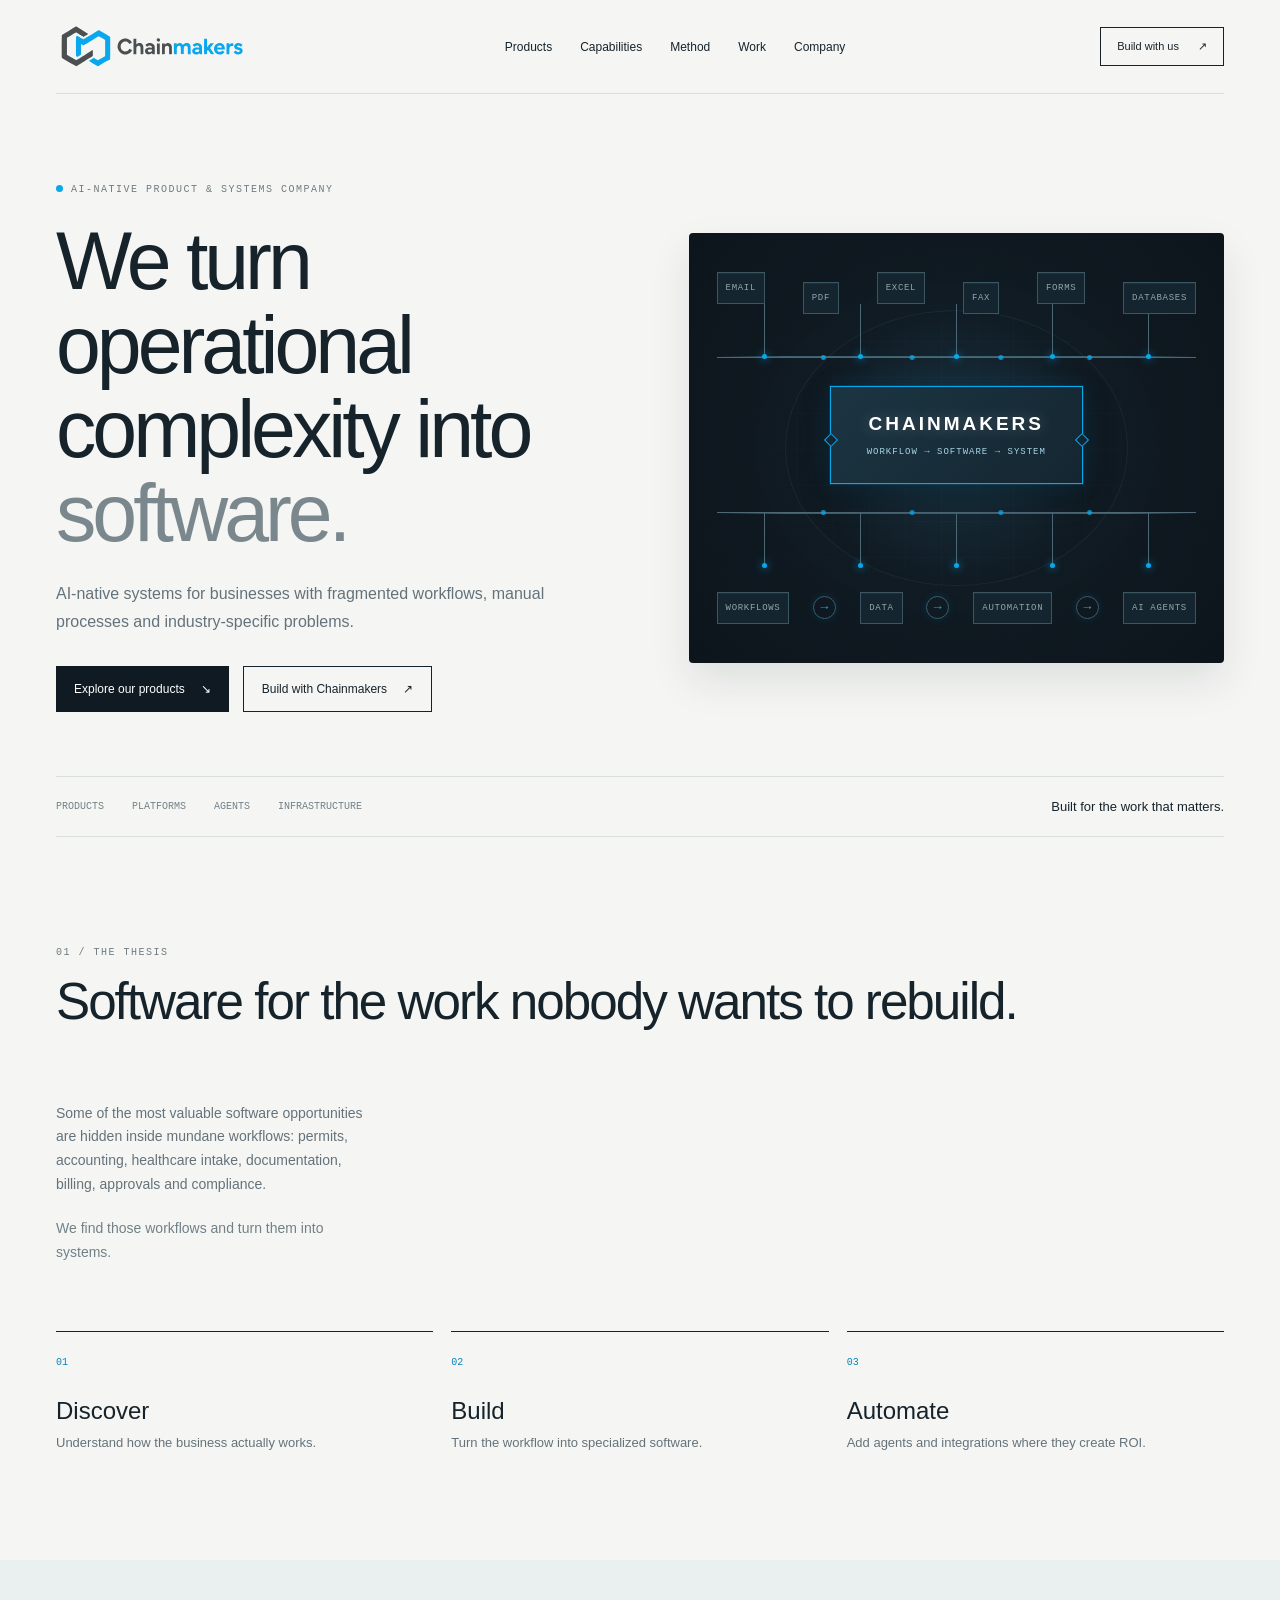
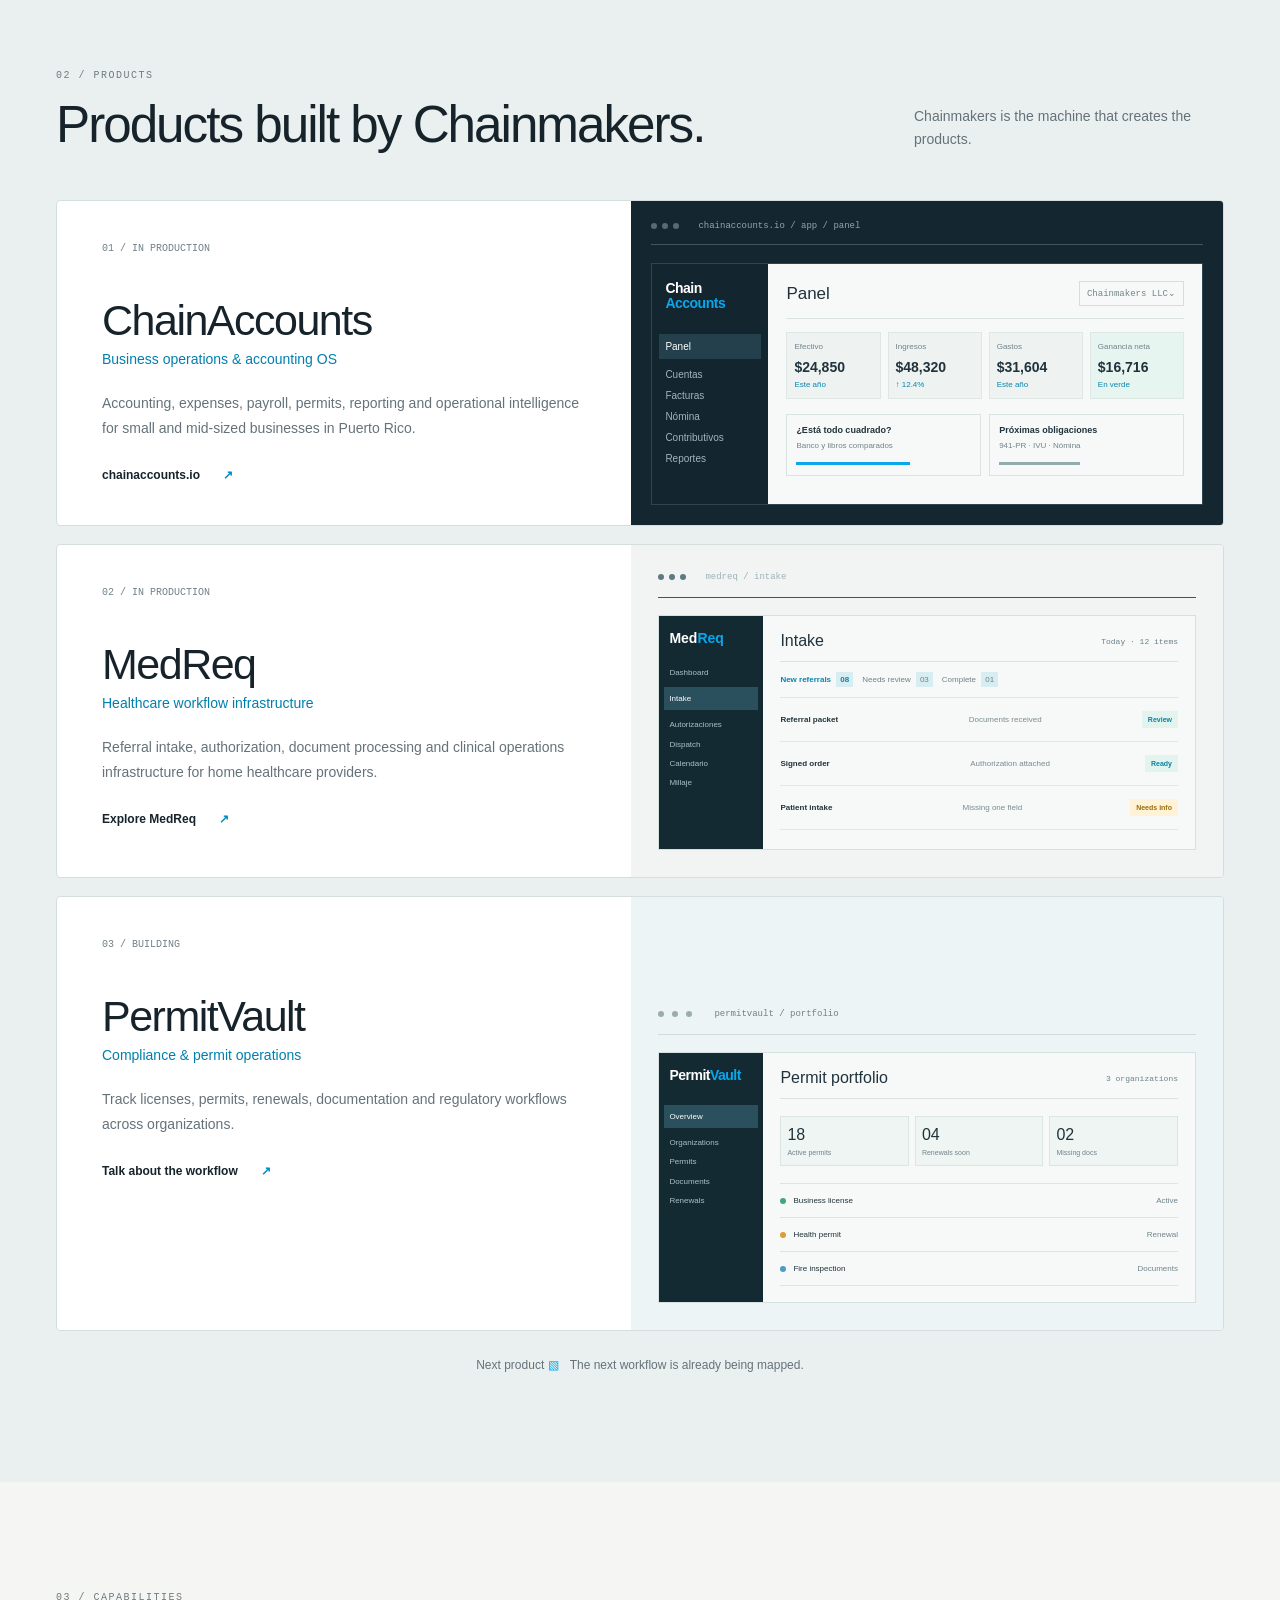
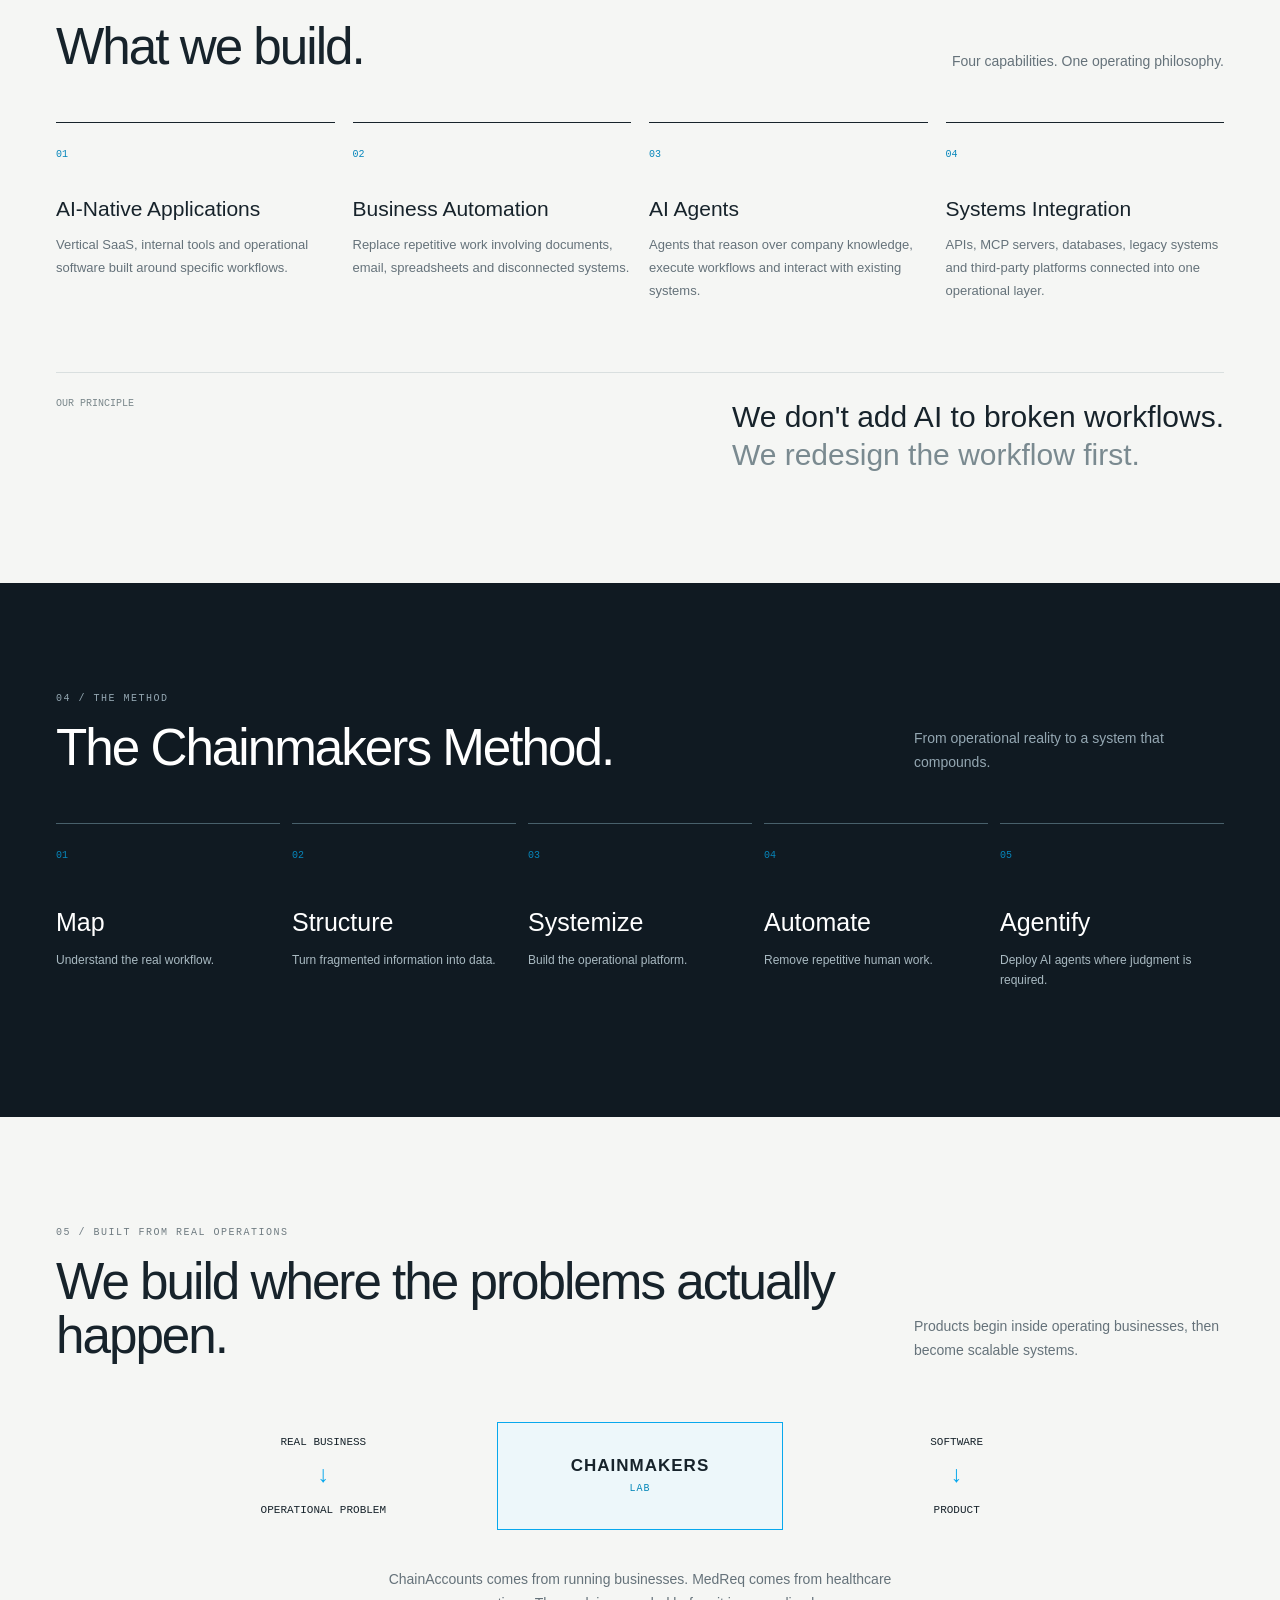
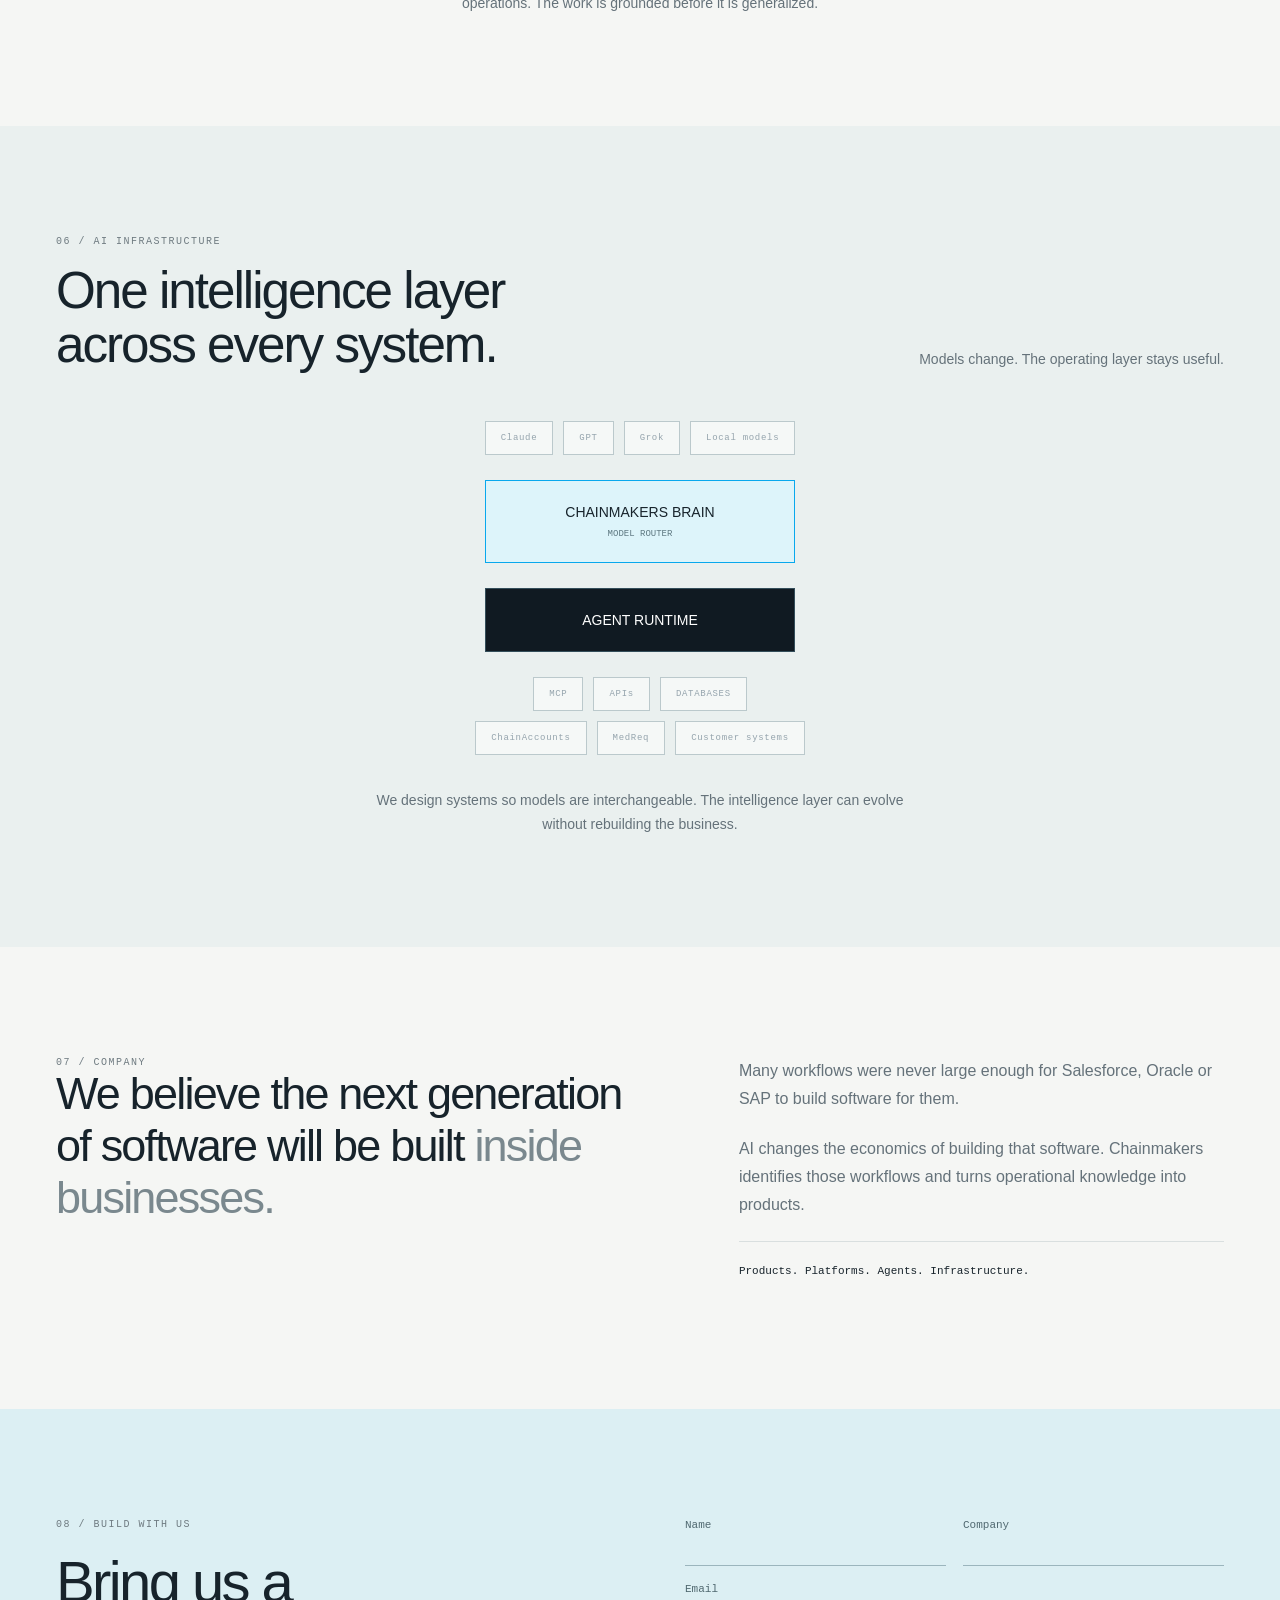
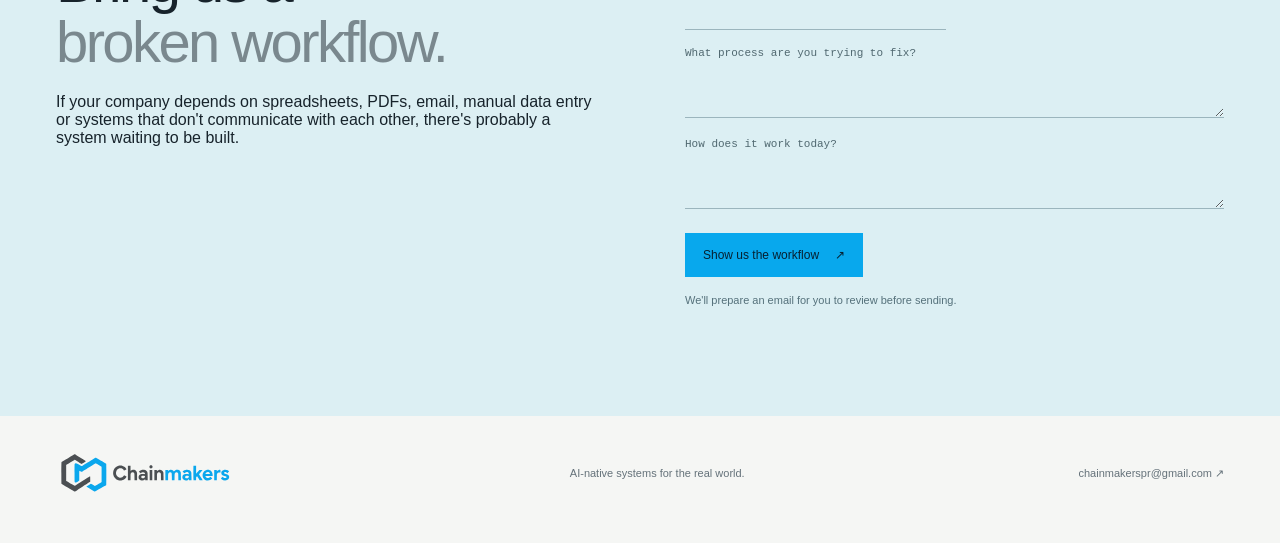
<file: index.html>
<!doctype html>
<html lang="en">
<head>
  <meta charset="utf-8"><meta name="viewport" content="width=device-width,initial-scale=1">
  <title>Chainmakers — AI-native systems for the real world</title>
  <meta name="description" content="Chainmakers builds AI-native software, automation and infrastructure for businesses still operating through spreadsheets, email, PDFs and disconnected systems.">
  <meta name="theme-color" content="#f5f6f4"><link rel="canonical" href="https://chainmakers.ai/">
  <meta property="og:title" content="Chainmakers — Software for the real world."><meta property="og:description" content="We turn operational complexity into software."><meta property="og:type" content="website"><meta property="og:url" content="https://chainmakers.ai/"><meta property="og:image" content="https://chainmakers.ai/og.png"><meta name="twitter:card" content="summary_large_image">
  <link rel="icon" href="favicon.ico" sizes="any"><link rel="icon" href="brand/web/favicon.svg" type="image/svg+xml"><link rel="stylesheet" href="styles.css"><script src="app.js" defer></script>
</head>
<body>
<a class="skip" href="#main">Skip to content</a>
<header class="header wrap"><a class="wordmark" href="#" aria-label="Chainmakers home"><img src="brand/svg/horizontal/chainmakers-horizontal-color.svg" alt="Chainmakers" width="1720" height="450"></a><nav aria-label="Main navigation"><a href="#products">Products</a><a href="#capabilities">Capabilities</a><a href="#method">Method</a><a href="#work">Work</a><a href="#company">Company</a></nav><a class="nav-cta" href="#contact">Build with us <span>↗</span></a></header>
<main id="main">
<section class="hero wrap"><div class="hero-copy"><p class="kicker"><span class="signal"></span>AI-NATIVE PRODUCT &amp; SYSTEMS COMPANY</p><h1>We turn operational complexity into <em>software.</em></h1><p class="hero-lede">AI-native systems for businesses with fragmented workflows, manual processes and industry-specific problems.</p><div class="actions"><a class="button button-dark" href="#products">Explore our products <span>↘</span></a><a class="button button-line" href="#contact">Build with Chainmakers <span>↗</span></a></div></div><div class="hero-map" aria-label="From messy business inputs to an operational system"><div class="map-top"><span>EMAIL</span><span>PDF</span><span>EXCEL</span><span>FAX</span><span>FORMS</span><span>DATABASES</span></div><div class="map-line"><i></i><i></i><i></i><i></i><i></i></div><div class="map-core"><span>CHAINMAKERS</span><small>WORKFLOW → SOFTWARE → SYSTEM</small></div><div class="map-line reverse"><i></i><i></i><i></i><i></i><i></i></div><div class="map-bottom"><span>WORKFLOWS</span><b>→</b><span>DATA</span><b>→</b><span>AUTOMATION</span><b>→</b><span>AI AGENTS</span></div></div><div class="hero-foot"><span>PRODUCTS</span><span>PLATFORMS</span><span>AGENTS</span><span>INFRASTRUCTURE</span><strong>Built for the work that matters.</strong></div></section>
<section class="manifesto section wrap"><div class="section-intro"><p class="kicker">01 / THE THESIS</p><h2>Software for the work nobody wants to rebuild.</h2></div><div class="manifesto-body"><p>Some of the most valuable software opportunities are hidden inside mundane workflows: permits, accounting, healthcare intake, documentation, billing, approvals and compliance.</p><p>We find those workflows and turn them into systems.</p></div><div class="three-up"><article><b>01</b><h3>Discover</h3><p>Understand how the business actually works.</p></article><article><b>02</b><h3>Build</h3><p>Turn the workflow into specialized software.</p></article><article><b>03</b><h3>Automate</h3><p>Add agents and integrations where they create ROI.</p></article></div></section>
<section id="products" class="products section"><div class="wrap"><div class="section-intro split"><div><p class="kicker">02 / PRODUCTS</p><h2>Products built by Chainmakers.</h2></div><p>Chainmakers is the machine that creates the products.</p></div><div class="product-grid"><article class="product product-primary"><div class="product-copy"><p class="product-index">01 / IN PRODUCTION</p><h3>ChainAccounts</h3><p class="product-type">Business operations &amp; accounting OS</p><p>Accounting, expenses, payroll, permits, reporting and operational intelligence for small and mid-sized businesses in Puerto Rico.</p><a href="https://chainaccounts.io" target="_blank" rel="noopener">chainaccounts.io <span>↗</span></a></div><div class="product-visual accounts-visual"><div class="window-bar"><i></i><i></i><i></i><span>chainaccounts.io / app / panel</span></div><div class="ca-app"><aside><b>Chain<br><em>Accounts</em></b><small>Panel</small><small>Cuentas</small><small>Facturas</small><small>Nómina</small><small>Contributivos</small><small>Reportes</small></aside><div class="ca-main"><div class="ca-heading"><span>Panel</span><small>Chainmakers LLC⌄</small></div><div class="ca-kpis"><div><small>Efectivo</small><strong>$24,850</strong><em>Este año</em></div><div><small>Ingresos</small><strong>$48,320</strong><em>↑ 12.4%</em></div><div><small>Gastos</small><strong>$31,604</strong><em>Este año</em></div><div class="ca-profit"><small>Ganancia neta</small><strong>$16,716</strong><em>En verde</em></div></div><div class="ca-lower"><div><b>¿Está todo cuadrado?</b><span>Banco y libros comparados</span><i></i></div><div><b>Próximas obligaciones</b><span>941-PR · IVU · Nómina</span><i></i></div></div></div></div></div></article><article class="product product-secondary"><div class="product-copy"><p class="product-index">02 / IN PRODUCTION</p><h3>MedReq</h3><p class="product-type">Healthcare workflow infrastructure</p><p>Referral intake, authorization, document processing and clinical operations infrastructure for home healthcare providers.</p><a href="#contact" data-interest="MedReq">Explore MedReq <span>↗</span></a></div><div class="product-visual medreq-visual"><span>INBOX</span><div class="flow-row"><b>REFERRAL</b><i>→</i><b>INTAKE</b><i>→</i><b>REVIEW</b></div><div class="flow-row muted"><b>AUTHORIZATION</b><i>→</i><b>FIELD TEAM</b></div></div></article><article class="product product-tertiary"><div class="product-copy"><p class="product-index">03 / BUILDING</p><h3>PermitVault</h3><p class="product-type">Compliance &amp; permit operations</p><p>Track licenses, permits, renewals, documentation and regulatory workflows across organizations.</p><a href="#contact" data-interest="PermitVault">Talk about the workflow <span>↗</span></a></div><div class="product-visual permit-visual"><span>PERMIT LIFECYCLE</span><div><b>ACTIVE</b><b>RENEWAL</b><b>DOCUMENTS</b></div></div></article></div><p class="product-next">Next product <span>▧</span> The next workflow is already being mapped.</p></div></section>
<section id="capabilities" class="section wrap capabilities"><div class="section-intro split"><div><p class="kicker">03 / CAPABILITIES</p><h2>What we build.</h2></div><p>Four capabilities. One operating philosophy.</p></div><div class="cap-grid"><article><span>01</span><h3>AI-Native Applications</h3><p>Vertical SaaS, internal tools and operational software built around specific workflows.</p></article><article><span>02</span><h3>Business Automation</h3><p>Replace repetitive work involving documents, email, spreadsheets and disconnected systems.</p></article><article><span>03</span><h3>AI Agents</h3><p>Agents that reason over company knowledge, execute workflows and interact with existing systems.</p></article><article><span>04</span><h3>Systems Integration</h3><p>APIs, MCP servers, databases, legacy systems and third-party platforms connected into one operational layer.</p></article></div><div class="principle"><span>OUR PRINCIPLE</span><strong>We don't add AI to broken workflows.<br><em>We redesign the workflow first.</em></strong></div></section>
<section id="method" class="method section"><div class="wrap"><div class="section-intro split"><div><p class="kicker">04 / THE METHOD</p><h2>The Chainmakers Method.</h2></div><p>From operational reality to a system that compounds.</p></div><ol class="method-grid"><li><span>01</span><h3>Map</h3><p>Understand the real workflow.</p></li><li><span>02</span><h3>Structure</h3><p>Turn fragmented information into data.</p></li><li><span>03</span><h3>Systemize</h3><p>Build the operational platform.</p></li><li><span>04</span><h3>Automate</h3><p>Remove repetitive human work.</p></li><li><span>05</span><h3>Agentify</h3><p>Deploy AI agents where judgment is required.</p></li></ol></div></section>
<section id="work" class="section wrap real-work"><div class="section-intro split"><div><p class="kicker">05 / BUILT FROM REAL OPERATIONS</p><h2>We build where the problems actually happen.</h2></div><p>Products begin inside operating businesses, then become scalable systems.</p></div><div class="real-flow"><div><span>REAL BUSINESS</span><b>↓</b><span>OPERATIONAL PROBLEM</span></div><strong>CHAINMAKERS<br><small>LAB</small></strong><div><span>SOFTWARE</span><b>↓</b><span>PRODUCT</span></div></div><p class="real-caption">ChainAccounts comes from running businesses. MedReq comes from healthcare operations. The work is grounded before it is generalized.</p></section>
<section class="ai-layer section"><div class="wrap"><div class="section-intro split"><div><p class="kicker">06 / AI INFRASTRUCTURE</p><h2>One intelligence layer<br>across every system.</h2></div><p>Models change. The operating layer stays useful.</p></div><div class="brain-diagram"><div class="models"><span>Claude</span><span>GPT</span><span>Grok</span><span>Local models</span></div><div class="diagram-node">CHAINMAKERS BRAIN<small>MODEL ROUTER</small></div><div class="diagram-node dark-node">AGENT RUNTIME</div><div class="systems"><span>MCP</span><span>APIs</span><span>DATABASES</span></div><div class="system-products"><span>ChainAccounts</span><span>MedReq</span><span>Customer systems</span></div></div><p class="layer-note">We design systems so models are interchangeable. The intelligence layer can evolve without rebuilding the business.</p></div></section>
<section id="company" class="section wrap company"><div class="company-grid"><div><p class="kicker">07 / COMPANY</p><h2>We believe the next generation of software will be built <em>inside businesses.</em></h2></div><div><p>Many workflows were never large enough for Salesforce, Oracle or SAP to build software for them.</p><p>AI changes the economics of building that software. Chainmakers identifies those workflows and turns operational knowledge into products.</p><p class="company-line">Products. Platforms. Agents. Infrastructure.</p></div></div></section>
<section id="contact" class="contact section"><div class="wrap contact-grid"><div><p class="kicker">08 / BUILD WITH US</p><h2>Bring us a<br><em>broken workflow.</em></h2><p>If your company depends on spreadsheets, PDFs, email, manual data entry or systems that don't communicate with each other, there's probably a system waiting to be built.</p></div><form id="workflow-form"><label>Name<input name="name" required maxlength="100" autocomplete="name"></label><label>Company<input name="company" required maxlength="120" autocomplete="organization"></label><label>Email<input name="email" type="email" required maxlength="180" autocomplete="email"></label><label>What process are you trying to fix?<textarea name="process" required minlength="12" maxlength="1800" rows="3"></textarea></label><label>How does it work today?<textarea name="today" required minlength="12" maxlength="1800" rows="3"></textarea></label><button class="button button-blue" type="submit">Show us the workflow <span>↗</span></button><p id="form-status" role="status">We'll prepare an email for you to review before sending.</p></form></div></section>
</main>
<footer class="footer wrap"><a class="wordmark" href="#"><img src="brand/svg/horizontal/chainmakers-horizontal-color.svg" alt="Chainmakers" width="1720" height="450"></a><span>AI-native systems for the real world.</span><a href="mailto:chainmakerspr@gmail.com">chainmakerspr@gmail.com ↗</a></footer>
</body></html>
</file>
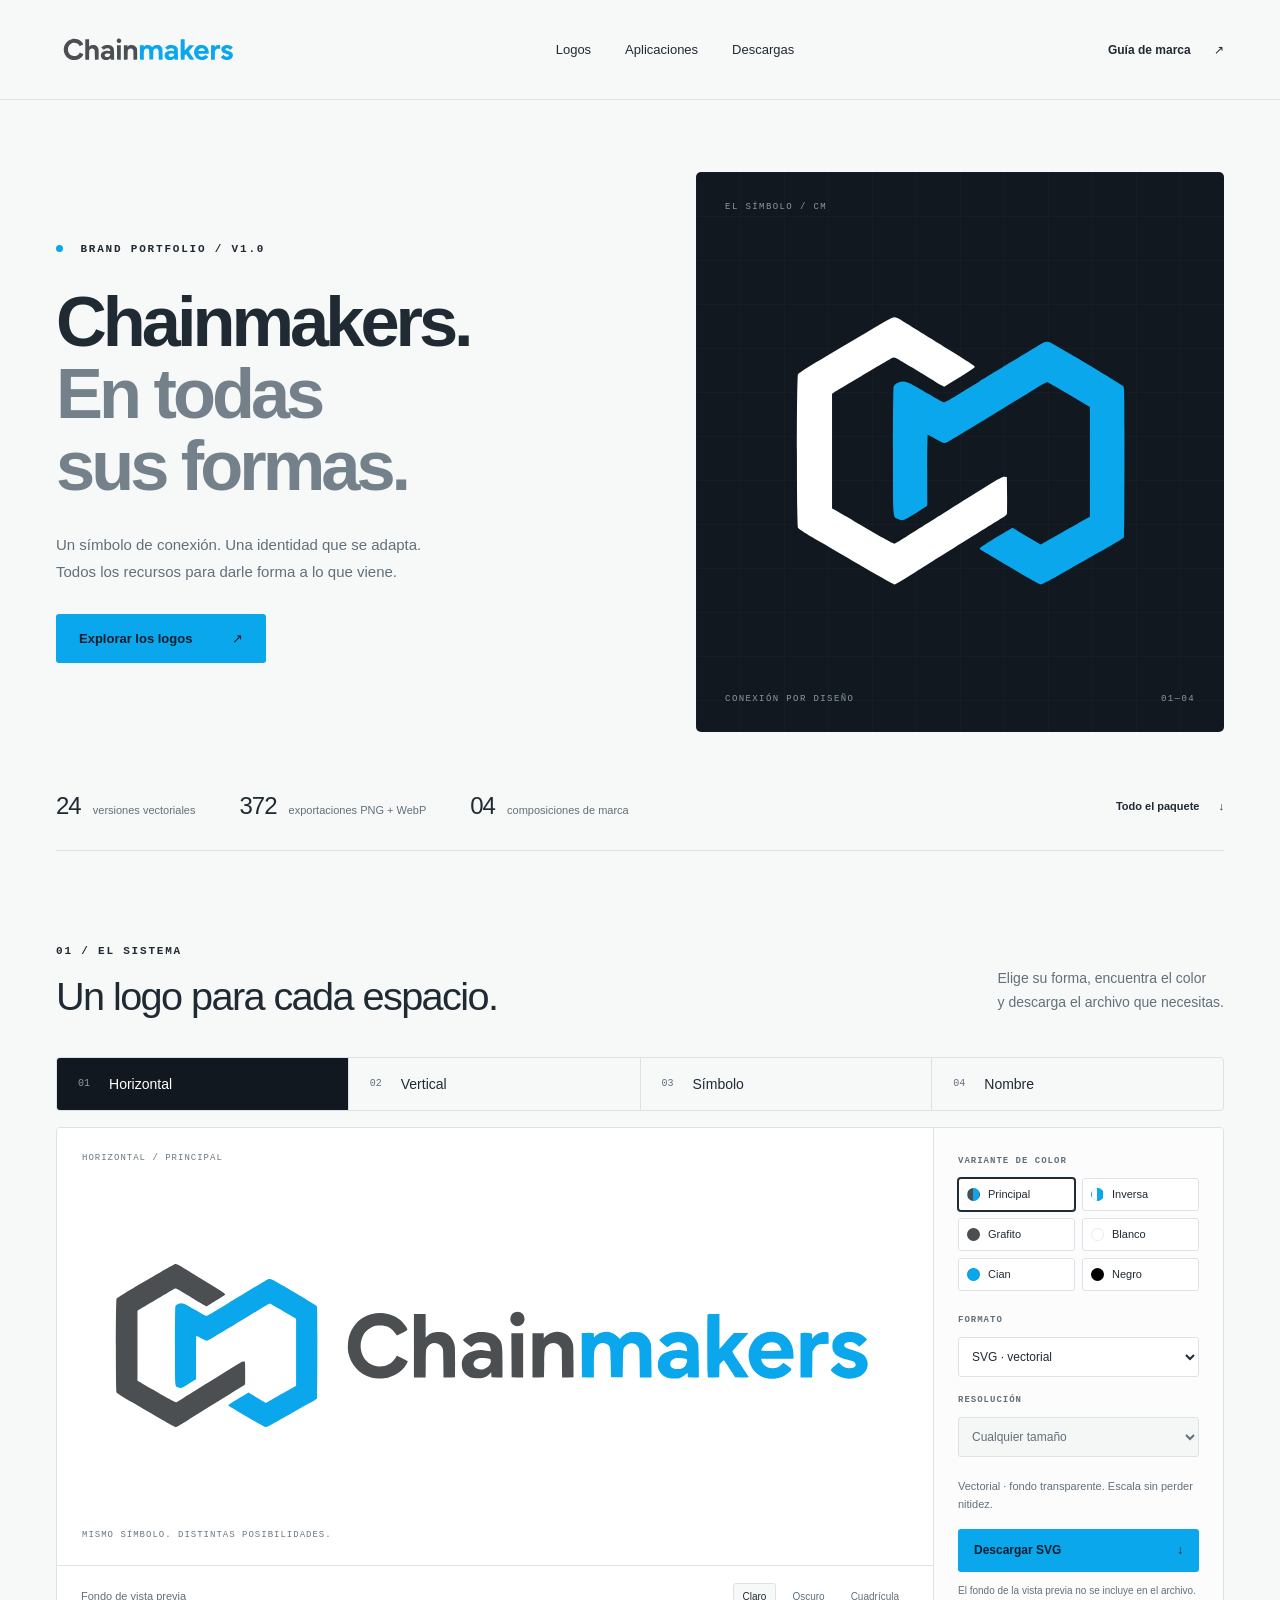
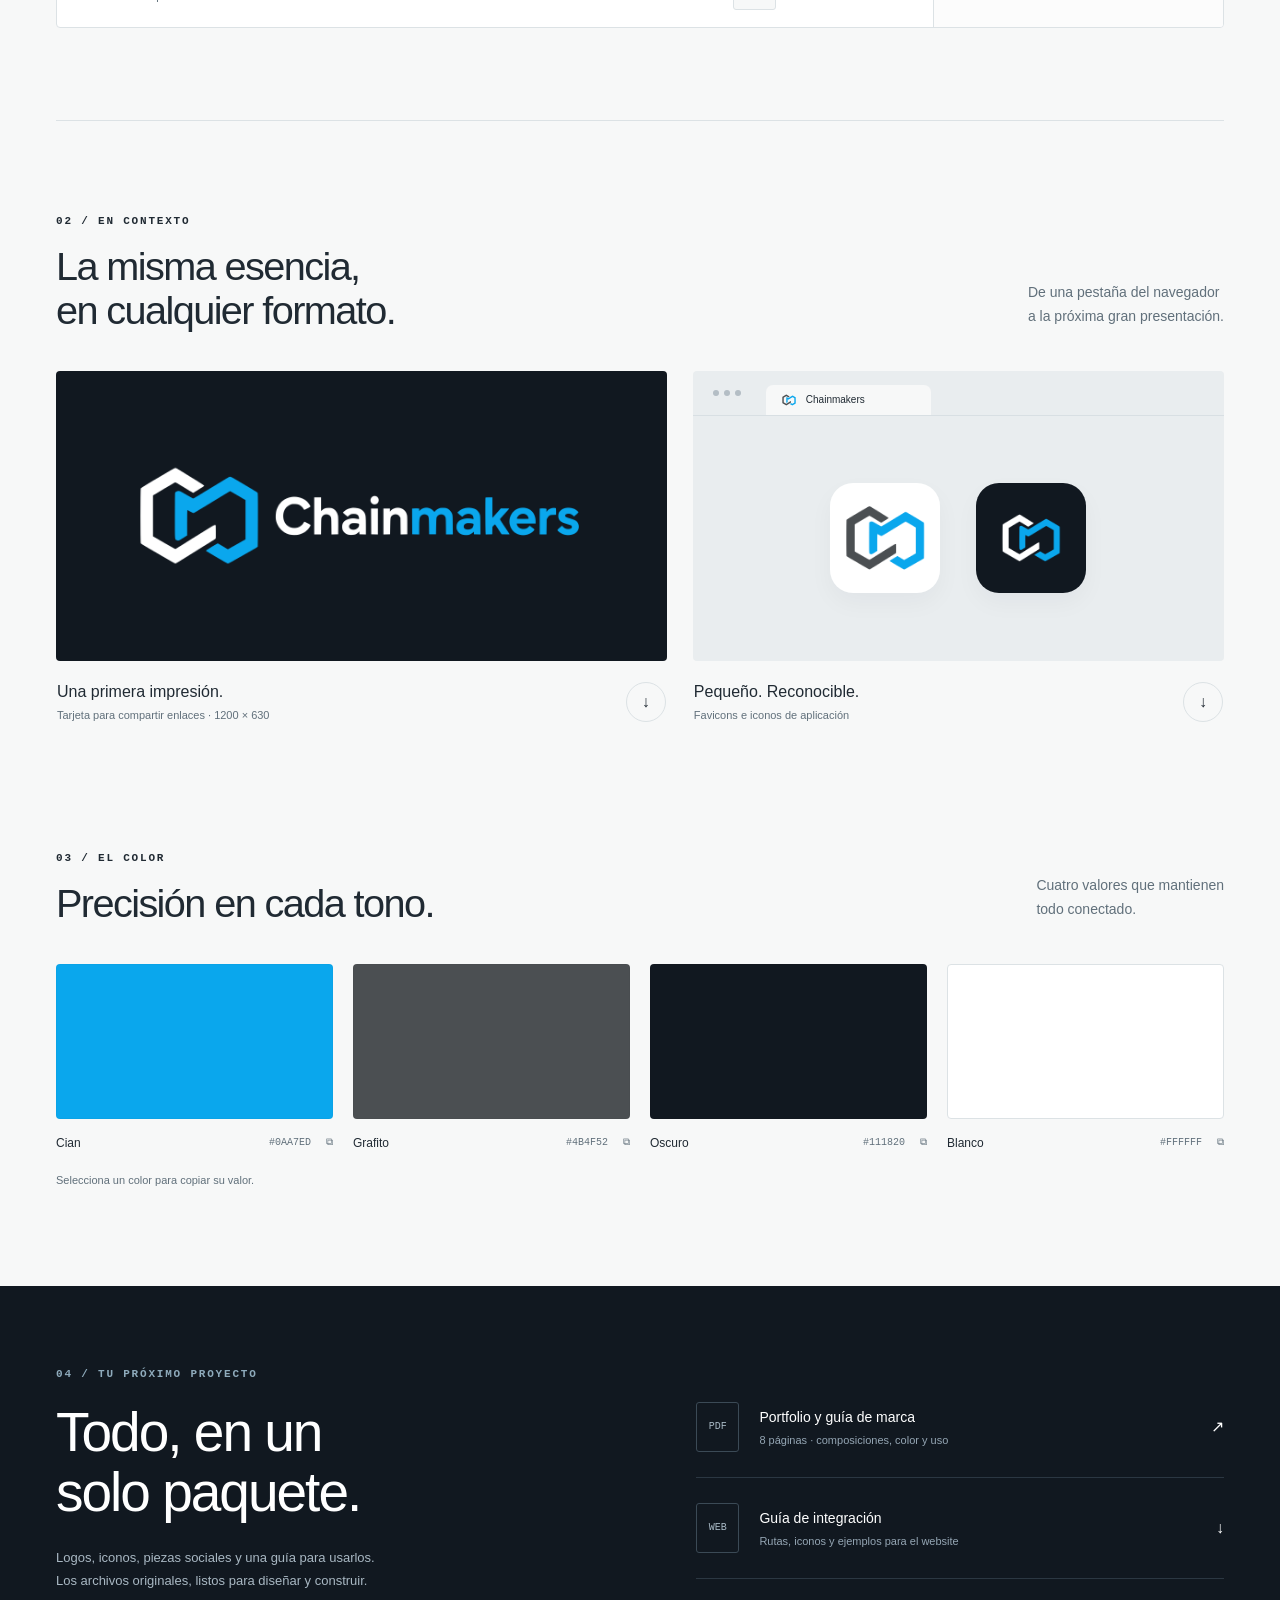
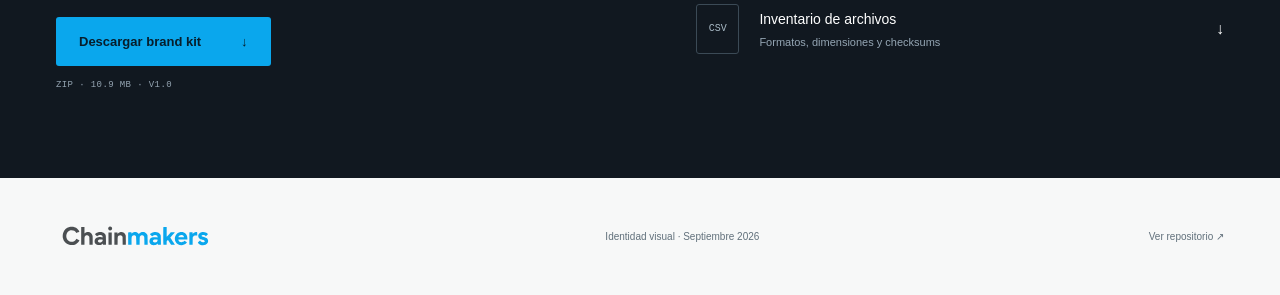
<file: brand-portfolio.html>
<!doctype html>
<html lang="es">
<head>
  <meta charset="utf-8">
  <meta name="viewport" content="width=device-width,initial-scale=1">
  <meta name="theme-color" content="#111820">
  <title>Chainmakers — Brand portfolio</title>
  <meta name="description" content="La identidad de Chainmakers en todas sus formas. Explora y descarga logos, iconos y recursos de marca para diseño y desarrollo.">
  <link rel="canonical" href="https://siulynot.github.io/chainmakers.ai/brand-portfolio.html">
  <meta property="og:type" content="website">
  <meta property="og:title" content="Chainmakers. En todas sus formas.">
  <meta property="og:description" content="Explora el sistema de identidad y descarga el paquete completo de marca.">
  <meta property="og:url" content="https://siulynot.github.io/chainmakers.ai/">
  <meta property="og:image" content="https://siulynot.github.io/chainmakers.ai/brand-portfolio-og.png">
  <meta property="og:image:width" content="1731">
  <meta property="og:image:height" content="909">
  <meta property="og:image:alt" content="Chainmakers. Brand portfolio. En todas sus formas.">
  <meta name="twitter:card" content="summary_large_image">
  <link rel="icon" href="favicon.ico" sizes="any">
  <link rel="icon" href="brand/web/favicon.svg" type="image/svg+xml">
  <link rel="apple-touch-icon" href="brand/web/apple-touch-icon.png" sizes="180x180">
  <link rel="manifest" href="site.webmanifest">
  <link rel="stylesheet" href="brand-portfolio.css">
  <script src="brand-portfolio.js" defer></script>
</head>
<body>
  <a class="skip-link" href="#main">Ir al contenido</a>
  <header class="site-header">
    <a class="brand-home" href="#" aria-label="Chainmakers, inicio"><img src="brand/svg/wordmark/chainmakers-wordmark-color.svg" width="1220" height="245" alt="Chainmakers"></a>
    <nav aria-label="Principal"><a href="#logos">Logos</a><a href="#aplicaciones">Aplicaciones</a><a href="#descargas">Descargas</a></nav>
    <a class="header-link" href="downloads/Chainmakers-ai-Portfolio.pdf" target="_blank" rel="noopener">Guía de marca <span aria-hidden="true">↗</span></a>
  </header>

  <main id="main">
    <section class="hero wrap" aria-labelledby="hero-title">
      <div class="hero-copy"><p class="eyebrow"><span class="status-dot"></span> BRAND PORTFOLIO / V1.0</p>
        <h1 id="hero-title">Chainmakers.<br><span>En todas<br>sus formas.</span></h1>
        <p class="hero-description">Un símbolo de conexión. Una identidad que se adapta.<br class="desktop"> Todos los recursos para darle forma a lo que viene.</p>
        <a class="button primary" href="#logos">Explorar los logos <span aria-hidden="true">↗</span></a>
      </div>
      <div class="hero-art"><span class="art-caption">EL SÍMBOLO / CM</span><img src="brand/svg/symbol/chainmakers-symbol-reverse.svg" width="512" height="512" alt="Monograma C y M entrelazadas de Chainmakers"><div class="art-bottom"><span>CONEXIÓN POR DISEÑO</span><span>01—04</span></div></div>
      <div class="hero-facts"><p><strong>24</strong> versiones vectoriales</p><p><strong>372</strong> exportaciones PNG + WebP</p><p><strong>04</strong> composiciones de marca</p><a href="downloads/Chainmakers-ai-Brand-Kit-v1.zip" download>Todo el paquete <span aria-hidden="true">↓</span></a></div>
    </section>

    <section id="logos" class="logo-section section wrap" aria-labelledby="logo-title">
      <div class="section-heading"><div><p class="eyebrow">01 / EL SISTEMA</p><h2 id="logo-title">Un logo para cada espacio.</h2></div><p>Elige su forma, encuentra el color<br>y descarga el archivo que necesitas.</p></div>
      <div class="composition-tabs" role="group" aria-label="Composición del logo">
        <button type="button" data-layout="horizontal" aria-pressed="true">01 <span>Horizontal</span></button>
        <button type="button" data-layout="stacked" aria-pressed="false">02 <span>Vertical</span></button>
        <button type="button" data-layout="symbol" aria-pressed="false">03 <span>Símbolo</span></button>
        <button type="button" data-layout="wordmark" aria-pressed="false">04 <span>Nombre</span></button>
      </div>
      <div class="logo-studio">
        <div class="preview-side"><div id="logo-preview" class="logo-preview" data-background="light"><span class="preview-label" id="preview-label">HORIZONTAL / PRINCIPAL</span><img id="preview-image" src="brand/svg/horizontal/chainmakers-horizontal-color.svg" width="1720" height="450" alt="Logo horizontal de Chainmakers, versión principal"><span class="preview-footnote">MISMO SÍMBOLO. DISTINTAS POSIBILIDADES.</span></div>
        <div class="preview-tools"><span>Fondo de vista previa</span><div role="group" aria-label="Fondo de vista previa"><button type="button" data-bg="light" aria-pressed="true">Claro</button><button type="button" data-bg="dark" aria-pressed="false">Oscuro</button><button type="button" data-bg="grid" aria-pressed="false">Cuadrícula</button></div></div></div>
        <aside class="export-panel" aria-label="Opciones de descarga">
          <div><p class="control-label">VARIANTE DE COLOR</p><div class="color-options" role="group" aria-label="Color del logo">
            <button type="button" data-color="color" aria-pressed="true"><i class="color-chip two-tone" aria-hidden="true"></i>Principal</button>
            <button type="button" data-color="reverse" aria-pressed="false"><i class="color-chip reverse-chip" aria-hidden="true"></i>Inversa</button>
            <button type="button" data-color="graphite" aria-pressed="false"><i class="color-chip graphite-chip" aria-hidden="true"></i>Grafito</button>
            <button type="button" data-color="white" aria-pressed="false"><i class="color-chip white-chip" aria-hidden="true"></i>Blanco</button>
            <button type="button" data-color="cyan" aria-pressed="false"><i class="color-chip cyan-chip" aria-hidden="true"></i>Cian</button>
            <button type="button" data-color="black" aria-pressed="false"><i class="color-chip black-chip" aria-hidden="true"></i>Negro</button>
          </div></div>
          <div class="select-row"><label for="file-format">FORMATO</label><select id="file-format"><option value="svg">SVG · vectorial</option><option value="png">PNG · transparente</option><option value="webp">WebP · sin pérdida</option></select></div>
          <div class="select-row"><label for="file-size">RESOLUCIÓN</label><select id="file-size" disabled><option>Cualquier tamaño</option></select></div>
          <p id="file-description" class="file-description" aria-live="polite">Vectorial · fondo transparente<br>Escala sin perder nitidez.</p>
          <a id="download-logo" class="button primary download-logo" href="brand/svg/horizontal/chainmakers-horizontal-color.svg" download>Descargar SVG <span aria-hidden="true">↓</span></a>
          <p class="small-note">El fondo de la vista previa no se incluye en el archivo.</p>
        </aside>
      </div>
      <noscript><p class="no-js">Puedes descargar el logo principal arriba, la guía PDF y el paquete completo. Activa JavaScript para explorar las demás combinaciones.</p></noscript>
    </section>

    <section id="aplicaciones" class="applications section wrap" aria-labelledby="application-title">
      <div class="section-heading"><div><p class="eyebrow">02 / EN CONTEXTO</p><h2 id="application-title">La misma esencia,<br>en cualquier formato.</h2></div><p>De una pestaña del navegador<br>a la próxima gran presentación.</p></div>
      <div class="application-grid">
        <article class="application-card share-card"><div class="card-art"><img src="brand/social/chainmakers-opengraph-dark.png" width="1200" height="630" loading="lazy" alt="Logo Chainmakers blanco y cian sobre fondo oscuro"></div><div class="card-caption"><div><h3>Una primera impresión.</h3><p>Tarjeta para compartir enlaces · 1200 × 630</p></div><a href="brand/social/chainmakers-opengraph-dark.png" download aria-label="Descargar tarjeta para compartir enlaces">↓</a></div></article>
        <article class="application-card icon-card"><div class="icon-demo"><div class="browser-strip"><span></span><span></span><span></span><div><img src="brand/web/favicon-32.png" width="16" height="16" alt="">Chainmakers</div></div><div class="app-icon-pair"><img src="brand/web/app-icon-512.png" width="512" height="512" loading="lazy" alt="Icono para fondo claro"><img src="brand/web/maskable-icon-512.png" width="512" height="512" loading="lazy" alt="Icono para fondo oscuro"></div></div><div class="card-caption"><div><h3>Pequeño. Reconocible.</h3><p>Favicons e iconos de aplicación</p></div><a href="brand/web/favicon.ico" download aria-label="Descargar favicon ICO">↓</a></div></article>
      </div>
    </section>

    <section class="palette section wrap" aria-labelledby="palette-title"><div class="section-heading"><div><p class="eyebrow">03 / EL COLOR</p><h2 id="palette-title">Precisión en cada tono.</h2></div><p>Cuatro valores que mantienen<br>todo conectado.</p></div>
      <div class="palette-grid">
        <button class="swatch" data-copy="#0AA7ED" type="button"><span class="swatch-paint cyan-paint"></span><span class="swatch-info"><strong>Cian</strong><span>#0AA7ED <i aria-hidden="true">⧉</i></span></span></button>
        <button class="swatch" data-copy="#4B4F52" type="button"><span class="swatch-paint graphite-paint"></span><span class="swatch-info"><strong>Grafito</strong><span>#4B4F52 <i aria-hidden="true">⧉</i></span></span></button>
        <button class="swatch" data-copy="#111820" type="button"><span class="swatch-paint dark-paint"></span><span class="swatch-info"><strong>Oscuro</strong><span>#111820 <i aria-hidden="true">⧉</i></span></span></button>
        <button class="swatch" data-copy="#FFFFFF" type="button"><span class="swatch-paint white-paint"></span><span class="swatch-info"><strong>Blanco</strong><span>#FFFFFF <i aria-hidden="true">⧉</i></span></span></button>
      </div><p id="copy-status" class="copy-status" role="status">Selecciona un color para copiar su valor.</p>
    </section>

    <section id="descargas" class="download-section" aria-labelledby="downloads-title"><div class="wrap download-content"><div><p class="eyebrow">04 / TU PRÓXIMO PROYECTO</p><h2 id="downloads-title">Todo, en un<br>solo paquete.</h2><p>Logos, iconos, piezas sociales y una guía para usarlos.<br>Los archivos originales, listos para diseñar y construir.</p><a class="button primary" href="downloads/Chainmakers-ai-Brand-Kit-v1.zip" download>Descargar brand kit <span aria-hidden="true">↓</span></a><span class="zip-detail">ZIP · 10.9 MB · V1.0</span></div>
      <div class="download-files"><a href="downloads/Chainmakers-ai-Portfolio.pdf" target="_blank" rel="noopener"><span class="file-type">PDF</span><span><strong>Portfolio y guía de marca</strong><small>8 páginas · composiciones, color y uso</small></span><b aria-hidden="true">↗</b></a><a href="brand/integration/INTEGRACION.md" download><span class="file-type">WEB</span><span><strong>Guía de integración</strong><small>Rutas, iconos y ejemplos para el website</small></span><b aria-hidden="true">↓</b></a><a href="brand/inventory.csv" download><span class="file-type">CSV</span><span><strong>Inventario de archivos</strong><small>Formatos, dimensiones y checksums</small></span><b aria-hidden="true">↓</b></a></div></div></section>
  </main>
  <footer class="wrap"><img src="brand/svg/wordmark/chainmakers-wordmark-color.svg" width="1220" height="245" alt="Chainmakers"><p>Identidad visual · Septiembre 2026</p><a href="https://github.com/siulynot/chainmakers.ai" target="_blank" rel="noopener">Ver repositorio <span aria-hidden="true">↗</span></a></footer>
</body>
</html>
</file>
<file: styles.css>
:root{--paper:#f5f6f4;--ink:#17232b;--muted:#65727a;--line:#d9dfdf;--cyan:#08a8ed;--dark:#101a22;font-family:Arial,Helvetica,sans-serif;color:var(--ink);background:var(--paper);scroll-behavior:smooth;scroll-padding-top:30px}*{box-sizing:border-box}body{margin:0}a{color:inherit;text-decoration:none}img{display:block;max-width:100%;height:auto}h1,h2,h3,p{margin:0}button,input,textarea{font:inherit}.wrap{width:min(1280px,calc(100% - 112px));margin-inline:auto}.skip{position:absolute;top:-100px;background:#fff;padding:12px;z-index:4}.skip:focus{top:8px;left:8px}.header{height:94px;display:flex;align-items:center;gap:30px;border-bottom:1px solid var(--line)}.wordmark{width:194px;flex:none}.header nav{display:flex;gap:28px;margin:auto;font-size:12px}.header nav a:hover,.footer a:hover{color:#0081b8}.nav-cta{border:1px solid var(--ink);padding:12px 16px;font-size:11px}.nav-cta span,.button span{margin-left:16px}.kicker{font:10px ui-monospace,SFMono-Regular,monospace;letter-spacing:1.5px;color:#6f7b81}.signal{display:inline-block;width:7px;height:7px;border-radius:50%;background:var(--cyan);margin-right:8px}.hero{padding:90px 0 0;display:grid;grid-template-columns:1.03fr .97fr;gap:64px;align-items:center}.hero h1{font-size:clamp(52px,6.3vw,84px);font-weight:500;line-height:1.04;letter-spacing:-4px;margin:25px 0}.hero h1 em,.company h2 em,.contact h2 em{font-style:normal;color:#7a888e}.hero-lede{max-width:510px;color:var(--muted);font-size:16px;line-height:1.7}.actions{display:flex;gap:14px;flex-wrap:wrap;margin-top:31px}.button{display:inline-flex;align-items:center;justify-content:space-between;padding:15px 18px;border:0;font-size:12px}.button-dark{background:var(--dark);color:#fff}.button-line{border:1px solid var(--ink)}.button-blue{background:var(--cyan);color:#072131}.button:hover{transform:translateY(-1px)}.hero-map{background:var(--dark);min-height:430px;padding:28px;border-radius:4px;color:#fff;display:flex;flex-direction:column;justify-content:center}.map-top,.map-bottom,.models,.systems,.system-products{display:flex;justify-content:space-between;gap:10px;flex-wrap:wrap;font:9px ui-monospace,SFMono-Regular,monospace;letter-spacing:.7px;color:#95a4ad}.map-top span,.map-bottom span{border:1px solid #33434d;padding:10px 8px}.map-line{height:42px;display:flex;justify-content:space-around;border-bottom:1px solid #3a5260}.map-line i{width:1px;background:#3a5260}.map-line.reverse{border-top:1px solid #3a5260;border-bottom:0}.map-core{margin:28px auto;text-align:center;border:1px solid var(--cyan);padding:26px 36px;background:#172a36}.map-core span{display:block;font-size:19px;letter-spacing:2px}.map-core small{display:block;color:#9fc5d5;font:9px ui-monospace,SFMono-Regular,monospace;margin-top:12px}.map-bottom{align-items:center;border-top:1px solid #33434d;padding-top:25px}.map-bottom b{color:var(--cyan)}.hero-foot{grid-column:1/-1;border-block:1px solid var(--line);padding:22px 0;display:flex;gap:28px;align-items:center;font:10px ui-monospace,SFMono-Regular,monospace;color:#728087}.hero-foot strong{margin-left:auto;font:13px Arial;color:var(--ink);font-weight:400}.section{padding-block:110px}.section-intro{margin-bottom:48px}.section-intro.split{display:flex;justify-content:space-between;gap:35px;align-items:flex-end}.section-intro h2{font-size:clamp(34px,4vw,56px);line-height:1.05;font-weight:500;letter-spacing:-2px;margin-top:17px}.section-intro.split>p,.manifesto-body p,.real-caption,.layer-note{font-size:14px;line-height:1.7;color:var(--muted);max-width:310px}.manifesto{display:grid;grid-template-columns:1fr 1fr;gap:25px 70px}.manifesto .section-intro{grid-column:1/-1}.manifesto-body{font-size:22px;line-height:1.45;max-width:520px}.manifesto-body p+p{margin-top:20px;color:#718087}.three-up{grid-column:1/-1;display:grid;grid-template-columns:repeat(3,1fr);gap:18px;margin-top:42px}.three-up article{border-top:1px solid var(--ink);padding-top:19px}.three-up b,.cap-grid span,.method-grid>li>span{font:10px ui-monospace,SFMono-Regular,monospace;color:#0786bb}.three-up h3{font-size:24px;font-weight:500;margin:28px 0 10px}.three-up p{font-size:13px;color:var(--muted)}.products{background:#eaf0ef}.product-grid{display:grid;gap:18px}.product{display:grid;grid-template-columns:1fr 1.03fr;background:#fff;border:1px solid #d5dddd;border-radius:4px;overflow:hidden}.product-copy{padding:42px 45px}.product-index{font:10px ui-monospace,SFMono-Regular,monospace;color:#72818a}.product h3{font-size:43px;font-weight:500;letter-spacing:-1.5px;margin:42px 0 6px}.product-type{font-size:14px;color:#007fae}.product-copy>p:not(.product-index):not(.product-type){font-size:14px;line-height:1.75;color:var(--muted);margin-top:24px}.product a{display:inline-block;margin-top:28px;font-size:12px;font-weight:600}.product a span{color:#008fbe;margin-left:20px}.product-visual{min-height:295px;padding:27px;background:#12232d;color:#fff}.window-bar{display:flex;gap:5px;align-items:center;color:#92a7b2;font:9px ui-monospace,SFMono-Regular,monospace;border-bottom:1px solid #334752;padding-bottom:15px}.window-bar i{width:6px;height:6px;border-radius:50%;background:#566b76}.window-bar span{margin-left:14px}.dashboard-lines{margin:35px 20px}.dashboard-lines b{font-weight:400}.dashboard-lines>span{height:14px;width:82%;display:block;background:#29404b;margin-top:20px}.dashboard-lines>span:nth-of-type(2){width:66%}.dashboard-lines>span:nth-of-type(3){width:92%}.dash-block{display:flex;gap:9px;margin-top:31px}.dash-block i{width:29%;height:66px;background:#1c91bc}.dash-block i:nth-child(2){background:#2b4652}.dash-block i:nth-child(3){background:#09a8ed}.product-secondary .product-visual{background:#f1f4f3;color:var(--ink)}.medreq-visual>span,.permit-visual>span{font:9px ui-monospace,SFMono-Regular,monospace;color:#6e7f85}.flow-row{display:flex;align-items:center;gap:12px;margin-top:65px;font:11px ui-monospace,SFMono-Regular,monospace}.flow-row i{color:var(--cyan);font-style:normal}.flow-row.muted{margin-top:35px;color:#7e8d91}.product-tertiary .product-visual{background:#edf4f6;color:var(--ink)}.permit-visual>div{display:flex;flex-wrap:wrap;gap:8px;margin-top:85px}.permit-visual b{font:10px ui-monospace,SFMono-Regular,monospace;padding:13px;border:1px solid #adc2c8}.product-next{text-align:center;margin-top:27px;font-size:12px;color:var(--muted)}.product-next span{color:var(--cyan);margin-right:8px}.cap-grid{display:grid;grid-template-columns:repeat(4,1fr);gap:18px}.cap-grid article{border-top:1px solid var(--ink);padding-top:20px}.cap-grid h3{font-size:21px;font-weight:500;line-height:1.2;margin:35px 0 13px}.cap-grid p{color:var(--muted);font-size:13px;line-height:1.75}.principle{border-top:1px solid var(--line);margin-top:70px;padding-top:25px;display:flex;justify-content:space-between;gap:20px}.principle span{font:10px ui-monospace,SFMono-Regular,monospace;color:#7b888c}.principle strong{font-size:30px;font-weight:400;line-height:1.25}.principle em{font-style:normal;color:#7a8a90}.method{background:var(--dark);color:#fff}.method .kicker,.method .section-intro.split>p{color:#94a7b2}.method-grid{display:grid;grid-template-columns:repeat(5,1fr);gap:12px;padding:0;list-style:none}.method-grid li{border-top:1px solid #48606b;padding-top:20px}.method-grid h3{font-size:25px;font-weight:400;margin:46px 0 13px}.method-grid p{font-size:12px;line-height:1.7;color:#a9bac2}.real-work{background:#f5f6f4}.real-flow{display:grid;grid-template-columns:1fr 1fr 1fr;align-items:center;gap:30px;max-width:920px;margin:60px auto 38px;text-align:center}.real-flow>div{display:flex;flex-direction:column;gap:15px;font:11px ui-monospace,SFMono-Regular,monospace}.real-flow b{color:var(--cyan);font-size:23px;font-weight:400}.real-flow>strong{border:1px solid var(--cyan);padding:33px 15px;background:#edf7fa;font-size:17px;letter-spacing:1px}.real-flow small{font:10px ui-monospace,SFMono-Regular,monospace;color:#0788b9}.real-caption{max-width:570px;margin:auto;text-align:center}.ai-layer{background:#eaf0ef}.brain-diagram{max-width:740px;margin:50px auto 34px;text-align:center}.models,.systems,.system-products{justify-content:center}.models span,.systems span,.system-products span{border:1px solid #bbc9cc;padding:11px 15px;background:#f5f8f7}.diagram-node{width:310px;margin:25px auto;padding:23px;border:1px solid var(--cyan);background:#ddf4fa;font-size:14px}.diagram-node small{display:block;font:9px ui-monospace,SFMono-Regular,monospace;color:#5e7881;margin-top:9px}.dark-node{background:var(--dark);color:#fff;margin-top:14px;border-color:#344e5a}.systems{margin-top:25px}.system-products{margin-top:10px}.layer-note{max-width:550px;margin:auto;text-align:center}.company-grid{display:grid;grid-template-columns:1.1fr .9fr;gap:90px}.company h2{font-size:45px;line-height:1.16;font-weight:500;letter-spacing:-1.8px}.company-grid>div:last-child p{font-size:16px;line-height:1.75;color:var(--muted);margin-bottom:22px}.company-line{border-top:1px solid var(--line);padding-top:23px;color:var(--ink)!important;font:11px ui-monospace,SFMono-Regular,monospace!important}.contact{background:#dceff3}.contact-grid{display:grid;grid-template-columns:1fr 1fr;gap:90px}.contact h2{font-size:58px;line-height:1.03;letter-spacing:-2.6px;font-weight:500;margin:22px 0}.contact-copy>p:not(.kicker){max-width:445px;font-size:15px;line-height:1.7;color:#55707a}.contact form{display:grid;grid-template-columns:1fr 1fr;gap:17px}.contact label{font:11px ui-monospace,SFMono-Regular,monospace;color:#506870}.contact label:nth-of-type(4),.contact label:nth-of-type(5),.contact button,.contact form>p{grid-column:1/-1}.contact input,.contact textarea{width:100%;background:transparent;border:0;border-bottom:1px solid #9bb5bd;padding:11px 0;color:var(--ink);outline:none}.contact textarea{resize:vertical}.contact input:focus,.contact textarea:focus{border-color:#0083af}.contact button{justify-self:start;margin-top:4px}.contact form>p{font-size:11px;color:#55717b}.footer{min-height:114px;display:flex;align-items:center;justify-content:space-between;gap:20px;font-size:11px;color:var(--muted)}.footer .wordmark{width:180px}
@media(max-width:900px){.wrap{width:calc(100% - 64px)}.header nav{gap:15px}.hero{grid-template-columns:1fr;gap:45px}.hero-map{max-width:650px}.product{grid-template-columns:1fr}.product-visual{min-height:260px}.product-copy{padding:32px}.cap-grid{grid-template-columns:1fr 1fr}.company-grid,.contact-grid{gap:45px}.company h2{font-size:38px}.contact h2{font-size:48px}}
@media(max-width:620px){.wrap{width:calc(100% - 40px)}.header{height:auto;min-height:75px;flex-wrap:wrap;padding:15px 0}.wordmark{width:170px}.header nav{order:3;width:100%;justify-content:space-between;border-top:1px solid var(--line);padding-top:12px;font-size:11px}.nav-cta{font-size:10px;padding:10px}.hero{padding-top:55px}.hero h1{font-size:48px;letter-spacing:-2.5px}.hero h1 em{display:block}.hero-lede{font-size:14px}.hero-map{min-height:390px;padding:20px}.map-top,.map-bottom{font-size:8px}.map-top span,.map-bottom span{padding:7px 4px}.map-core{padding:22px 10px;margin:22px auto}.map-core span{font-size:15px}.hero-foot{flex-wrap:wrap;gap:12px;font-size:8px}.hero-foot strong{width:100%;margin-left:0;margin-top:10px}.section{padding-block:75px}.section-intro.split{display:block}.section-intro.split>p{margin-top:18px}.section-intro h2{font-size:38px}.manifesto{display:block}.manifesto-body{font-size:19px;margin-top:20px}.three-up{grid-template-columns:1fr;margin-top:38px}.three-up article{padding:17px 0}.three-up h3{margin:19px 0 7px}.product h3{font-size:37px}.product-copy{padding:28px 22px}.flow-row{font-size:9px;gap:7px}.cap-grid{grid-template-columns:1fr}.principle{display:block}.principle strong{font-size:25px;display:block;margin-top:20px}.method-grid{grid-template-columns:1fr 1fr;gap:32px 18px}.method-grid h3{margin:27px 0 8px}.real-flow{grid-template-columns:1fr;gap:14px;margin-top:35px}.real-flow>strong{max-width:250px;margin:auto}.company-grid,.contact-grid{grid-template-columns:1fr}.company h2{font-size:36px}.contact h2{font-size:45px}.contact form{grid-template-columns:1fr}.contact label:nth-of-type(4),.contact label:nth-of-type(5),.contact button,.contact form>p{grid-column:auto}.contact button{width:100%}.footer{padding-block:25px;flex-wrap:wrap}.footer .wordmark{width:160px}.footer span{width:100%;order:3}}
@media(prefers-reduced-motion:reduce){:root{scroll-behavior:auto}}

/* The hero map is a living system diagram, not a row of static labels. */
.hero-map{position:relative;isolation:isolate;overflow:hidden;background:radial-gradient(circle at 50% 49%,#173342 0%,#101a22 42%,#0d151c 100%);box-shadow:0 18px 42px #0b182019}
.hero-map:before{content:"";position:absolute;inset:0;z-index:-1;opacity:.28;background-image:linear-gradient(#6a899733 1px,transparent 1px),linear-gradient(90deg,#6a899733 1px,transparent 1px);background-size:36px 36px;mask-image:radial-gradient(ellipse at center,#000,transparent 78%)}
.hero-map:after{content:"";position:absolute;inset:18% 18%;z-index:-1;border:1px solid #2f5362;border-radius:50%;opacity:.25;box-shadow:0 0 0 28px #16313e30,0 0 0 58px #16313e20}
.map-top{position:relative;z-index:1;gap:9px}
.map-top span{background:#15252f;border:1px solid #3b5663;box-shadow:inset 0 1px #ffffff0b;transition:transform .2s,border-color .2s,color .2s}
.map-top span:nth-child(2n){transform:translateY(10px)}
.map-top span:hover{transform:translateY(-3px);border-color:var(--cyan);color:#fff}
.map-line{height:54px;position:relative;border-bottom:1px solid #4c6875;background:linear-gradient(90deg,transparent,#3c606e 14%,#3c606e 86%,transparent) 0 100%/100% 1px no-repeat}
.map-line:after{content:"";position:absolute;left:13%;right:13%;bottom:-3px;height:5px;background:radial-gradient(circle,var(--cyan) 0 2px,transparent 3px) 0 0/25% 100%;animation:travel 4s linear infinite;opacity:.8}
.map-line i{height:100%;background:#4c6875;position:relative}
.map-line i:after{content:"";position:absolute;left:-2px;bottom:-2px;width:5px;height:5px;background:var(--cyan);border-radius:50%;box-shadow:0 0 9px var(--cyan)}
.map-core{position:relative;z-index:2;border-color:var(--cyan);background:linear-gradient(135deg,#1c3543,#142631);box-shadow:0 0 0 1px #08a8ed26,0 0 26px #08a8ed1c,0 12px 28px #07111855;transform:translateY(0);transition:transform .25s,box-shadow .25s}
.map-core:hover{transform:translateY(-4px);box-shadow:0 0 0 1px #08a8ed60,0 0 34px #08a8ed30,0 16px 32px #07111877}
.map-core:before,.map-core:after{content:"";position:absolute;width:8px;height:8px;border:1px solid var(--cyan);background:#142631;transform:rotate(45deg)}
.map-core:before{left:-5px;top:50%}.map-core:after{right:-5px;top:50%}
.map-core span{font-weight:600;letter-spacing:3px;text-shadow:0 0 16px #fff4}
.map-core small{letter-spacing:1px;color:#a7d5e4}
.map-line.reverse{border-top:1px solid #4c6875;background:linear-gradient(90deg,transparent,#3c606e 14%,#3c606e 86%,transparent) 0 0/100% 1px no-repeat}
.map-line.reverse:after{bottom:auto;top:-3px;animation-direction:reverse}
.map-bottom{position:relative;z-index:1;border-top:0;padding-top:26px}
.map-bottom span{background:#15252f;border-color:#3b5663;box-shadow:inset 0 1px #ffffff0b;transition:background .2s,color .2s,border-color .2s}
.map-bottom span:hover{background:#1d3a49;color:#fff;border-color:var(--cyan)}
.map-bottom b{display:grid;place-items:center;width:23px;height:23px;border:1px solid #386071;border-radius:50%;font-size:13px;box-shadow:0 0 10px #08a8ed22}
@keyframes travel{from{transform:translateX(-12%)}to{transform:translateX(12%)}}
@media(max-width:620px){.hero-map:after{inset:18% 8%}.map-top span:nth-child(2n){transform:none}.map-line{height:45px}.map-core{margin:20px auto}.map-bottom{gap:6px}.map-bottom span{padding-inline:5px}.map-bottom b{width:17px;height:17px;font-size:10px}}
@media(prefers-reduced-motion:reduce){.map-line:after{animation:none}.map-top span,.map-core,.map-bottom span{transition:none}}

/* ChainAccounts product preview: a compact, Spanish-first operations panel. */
.accounts-visual{padding:20px 20px 20px;background:#142630}
.accounts-visual .window-bar{border-bottom-color:#3e5661;padding:0 0 13px}
.ca-app{display:grid;grid-template-columns:116px 1fr;min-height:235px;margin-top:18px;border:1px solid #2e4651;background:#f7f9f8;color:#20323b}
.ca-app aside{background:#13252e;color:#b6c8ce;padding:17px 13px;display:flex;flex-direction:column;gap:10px}
.ca-app aside b{font:700 14px/1.05 Arial;color:#fff;margin-bottom:14px;letter-spacing:-.5px}.ca-app aside b em{font-style:normal;color:#0aa7ed}.ca-app aside small{font:10px Arial;color:#a1b5bd}.ca-app aside small:first-of-type{color:#fff;background:#24404c;padding:7px 6px;margin-inline:-6px}
.ca-main{padding:17px 18px;min-width:0}.ca-heading{display:flex;justify-content:space-between;gap:8px;align-items:center;border-bottom:1px solid #dce3e3;padding-bottom:12px}.ca-heading span{font-size:17px;font-weight:500}.ca-heading small{font:9px ui-monospace,SFMono-Regular,monospace;color:#71848a;border:1px solid #d4dede;padding:6px 7px}
.ca-kpis{display:grid;grid-template-columns:repeat(4,1fr);gap:7px;margin-top:13px}.ca-kpis>div{background:#eef3f2;border:1px solid #dfe7e5;padding:9px 7px;min-width:0}.ca-kpis small,.ca-kpis em{display:block;font:8px Arial;color:#70838a}.ca-kpis strong{display:block;font:600 14px Arial;margin:8px 0 5px}.ca-kpis em{font-style:normal;color:#0985ae}.ca-profit{background:#e7f5f0!important}.ca-lower{display:grid;grid-template-columns:1fr 1fr;gap:8px;margin-top:15px}.ca-lower>div{border:1px solid #d9e3e1;padding:10px 9px}.ca-lower b{display:block;font-size:9px;font-weight:600}.ca-lower span{display:block;color:#71838a;font-size:8px;margin-top:6px}.ca-lower i{display:block;height:3px;background:#0aa7ed;margin-top:12px;width:65%}.ca-lower>div:last-child i{width:46%;background:#93aaae}
@media(max-width:620px){.ca-app{grid-template-columns:78px 1fr}.ca-app aside{padding-inline:8px}.ca-kpis{grid-template-columns:1fr 1fr}.ca-main{padding:11px}.ca-lower{display:none}.accounts-visual{padding:14px}.ca-app aside b{font-size:11px}}

.mr-app,.pv-app{display:grid;grid-template-columns:104px 1fr;min-height:235px;margin-top:17px;background:#f7f9f8;color:#20323b;border:1px solid #d5e0df}.mr-app aside,.pv-app aside{background:#142a32;color:#a9c0c5;padding:15px 10px;display:flex;flex-direction:column;gap:10px}.mr-app aside b,.pv-app aside b{font:700 14px/1 Arial;color:#fff;margin-bottom:13px}.mr-app aside em,.pv-app aside em{font-style:normal;color:#08a8ed}.mr-app aside small,.pv-app aside small{font-size:8px;line-height:1.15}.mr-app aside .active,.pv-app aside .active{background:#29505c;color:#fff;padding:7px 5px;margin-inline:-5px}.mr-main,.pv-main{padding:16px 17px;min-width:0}.mr-heading,.pv-heading{display:flex;justify-content:space-between;gap:10px;align-items:center;border-bottom:1px solid #d9e3e2;padding-bottom:11px}.mr-heading span,.pv-heading span{font-size:16px}.mr-heading small,.pv-heading small{font:8px ui-monospace,SFMono-Regular,monospace;color:#6c8088}.mr-tabs{display:flex;gap:9px;align-items:center;padding:13px 0;border-bottom:1px solid #dfe7e6;white-space:nowrap;font-size:8px;color:#708187}.mr-tabs b{color:#0784ad}.mr-tabs i{font-style:normal;background:#d7edf2;padding:3px 4px;margin-left:3px}.mr-row{display:grid;grid-template-columns:1.2fr 1.1fr auto;gap:7px;align-items:center;padding:13px 0;border-bottom:1px solid #e0e7e6;font-size:8px}.mr-row strong{font-weight:600}.mr-row span{color:#788a90}.mr-row b{font-size:7px;color:#0982a7;background:#e3f4ef;padding:5px 6px}.mr-row b.warn{color:#9a6d08;background:#fff2d6}.pv-summary{display:grid;grid-template-columns:repeat(3,1fr);gap:6px;margin:17px 0}.pv-summary div{border:1px solid #dbe5e3;padding:9px 6px;background:#eff5f3}.pv-summary b{display:block;font-size:17px;font-weight:500}.pv-summary span{display:block;color:#708389;font-size:7px;margin-top:5px}.pv-list{border-top:1px solid #dce5e3}.pv-list>span{display:flex;align-items:center;gap:7px;padding:12px 0;border-bottom:1px solid #dce5e3;font-size:8px}.pv-list i{width:6px;height:6px;border-radius:50%;background:#42a57d}.pv-list i.amber{background:#db9e37}.pv-list i.blue{background:#4b9cc4}.pv-list b{margin-left:auto;font-size:7px;font-weight:400;color:#71848b}.permit-visual{background:#eef5f4;color:#20323b}.permit-visual .window-bar{color:#6e8187;border-color:#cedddb}.permit-visual .window-bar i{background:#9aacaf}.medreq-visual{background:#142a32}.medreq-visual .window-bar{border-color:#3c5660}.product-secondary .medreq-visual{color:#20323b}.product-secondary .medreq-visual .window-bar{color:#9eb2b8}.product-secondary .medreq-visual .window-bar i{background:#607982}
@media(max-width:620px){.mr-app,.pv-app{grid-template-columns:69px 1fr}.mr-app aside,.pv-app aside{padding-inline:7px}.mr-app aside b,.pv-app aside b{font-size:11px}.mr-main,.pv-main{padding:11px}.mr-row{grid-template-columns:1fr auto}.mr-row span{display:none}.mr-tabs{gap:5px;font-size:7px}.pv-summary b{font-size:14px}}

/* Keep every product mockup on the same visual canvas. */
.product-visual{display:flex;flex-direction:column}
.accounts-visual .ca-app,.medreq-visual .mr-app,.permit-visual .pv-app{flex:1;min-height:235px}
.permit-visual .pv-app{display:grid;flex-wrap:nowrap;gap:initial;margin-top:17px}
.permit-visual .pv-app b{font:inherit;padding:0;border:0}
.permit-visual .pv-app aside b{font:700 14px/1 Arial;color:#fff;margin-bottom:13px;letter-spacing:-.5px}
@media(max-width:620px){.permit-visual .pv-app aside b{font-size:11px;margin-bottom:10px}}
</file>
<file: brand-portfolio.css>
@charset "UTF-8";
:root{--cyan:#0aa7ed;--ink:#202a33;--dark:#111820;--muted:#61707b;--line:#dce2e5;--paper:#f7f8f8;--white:#fff;font-family:Arial,Helvetica,sans-serif;color:var(--ink);background:var(--paper);font-synthesis:none;scroll-behavior:smooth;scroll-padding-top:32px}
*{box-sizing:border-box}body{margin:0}button,a,select{-webkit-tap-highlight-color:transparent}button,select{font:inherit}a{color:inherit;text-decoration:none}button{cursor:pointer}img{display:block;max-width:100%;height:auto}button:focus-visible,a:focus-visible,select:focus-visible{outline:3px solid #0878ae;outline-offset:5px}button,a,select{touch-action:manipulation}button{color:inherit}h1,h2,h3,p{margin:0}.wrap{max-width:1376px;width:calc(100% - 112px);margin-inline:auto}.section{padding-block:92px}.eyebrow{font:11px/1.5 ui-monospace,SFMono-Regular,Consolas,monospace;letter-spacing:1.8px;font-weight:600}.skip-link{position:absolute;top:-100px;left:20px;background:white;padding:16px;z-index:100}.skip-link:focus{top:16px}.site-header{max-width:1488px;margin:auto;min-height:100px;padding:20px 56px;display:flex;align-items:center;justify-content:space-between;gap:28px;border-bottom:1px solid var(--line)}.brand-home{width:186px;flex-shrink:0}.site-header nav{display:flex;gap:34px;font-size:13px}.site-header nav a,.header-link{padding:10px 0}.site-header nav a:hover,.header-link:hover{color:#0078ad}.header-link{font-size:12px;font-weight:600}.header-link span{margin-left:20px}.hero{padding-top:72px;display:grid;grid-template-columns:1.08fr 1fr;gap:52px 70px;align-items:center}.status-dot{display:inline-block;width:7px;height:7px;background:var(--cyan);border-radius:50%;margin-right:9px}.hero h1{font-size:clamp(52px,5.5vw,80px);letter-spacing:-4px;line-height:1.02;margin-top:29px;font-weight:600}.hero h1 span{color:#74818b}.hero-description{font-size:15px;line-height:1.8;color:var(--muted);margin:29px 0}.button{min-height:49px;display:inline-flex;gap:40px;align-items:center;justify-content:space-between;padding:16px 23px;font-size:13px;font-weight:700;border-radius:3px;border:0;transition:background .18s,transform .18s}.primary{background:var(--cyan);color:#071e2c}.primary:hover{background:#31bafa;transform:translateY(-1px)}.hero-art{position:relative;background:var(--dark);aspect-ratio:1/1.06;min-height:400px;border-radius:5px;display:flex;align-items:center;justify-content:center;overflow:hidden}.hero-art:before{content:"";position:absolute;inset:0;background-image:linear-gradient(#ffffff04 1px,transparent 1px),linear-gradient(90deg,#ffffff04 1px,transparent 1px);background-size:44px 44px}.hero-art img{width:74%;position:relative}.art-caption,.art-bottom{font:9px ui-monospace,SFMono-Regular,monospace;letter-spacing:1.4px;color:#8b9aa6;position:absolute;left:29px;right:29px}.art-caption{top:30px}.art-bottom{bottom:28px;display:flex;justify-content:space-between}.hero-facts{grid-column:1/-1;display:flex;align-items:center;gap:44px;border-bottom:1px solid var(--line);padding:8px 0 30px;font-size:11px;color:var(--muted)}.hero-facts strong{font-size:24px;color:var(--ink);margin-right:9px;font-weight:500;letter-spacing:-1px}.hero-facts a{margin-left:auto;color:var(--ink);font-weight:600}.hero-facts a span{margin-left:16px}.section-heading{display:flex;justify-content:space-between;align-items:flex-end;gap:30px;margin-bottom:38px}.section-heading h2{font-size:clamp(32px,3.1vw,45px);line-height:1.12;letter-spacing:-1.6px;font-weight:500;margin-top:15px}.section-heading>p{font-size:14px;line-height:1.7;color:var(--muted);padding-bottom:4px}.composition-tabs{display:grid;grid-template-columns:repeat(4,1fr);gap:1px;margin-bottom:16px;background:var(--line);border:1px solid var(--line);border-radius:4px;overflow:hidden}.composition-tabs button{border:0;background:var(--paper);text-align:left;padding:18px 21px;display:flex;gap:19px;align-items:center;font:10px ui-monospace,SFMono-Regular,monospace;color:var(--muted)}.composition-tabs button span{font:14px Arial,Helvetica,sans-serif;color:var(--ink)}.composition-tabs button[aria-pressed=true]{background:var(--dark);color:#8c9aa6}.composition-tabs button[aria-pressed=true] span{color:white}.logo-studio{display:grid;grid-template-columns:minmax(0,1fr) 290px;border:1px solid var(--line);border-radius:4px;overflow:hidden;background:white}.preview-side{display:flex;flex-direction:column;min-width:0}.logo-preview{position:relative;min-height:395px;flex:1;display:flex;align-items:center;justify-content:center;padding:65px 35px;background:white;--preview-text:#6b7780}.logo-preview[data-background=dark]{background:var(--dark);--preview-text:#a1afbb}.logo-preview[data-background=grid]{background-color:#e3e7e9;background-image:linear-gradient(45deg,#f7f8f8 25%,transparent 25%),linear-gradient(-45deg,#f7f8f8 25%,transparent 25%),linear-gradient(45deg,transparent 75%,#f7f8f8 75%),linear-gradient(-45deg,transparent 75%,#f7f8f8 75%);background-size:24px 24px;background-position:0 0,0 12px,12px -12px,-12px 0}.logo-preview[data-background=grid].grid-dark{background-color:#35434d;background-image:linear-gradient(45deg,#25313b 25%,transparent 25%),linear-gradient(-45deg,#25313b 25%,transparent 25%),linear-gradient(45deg,transparent 75%,#25313b 75%),linear-gradient(-45deg,transparent 75%,#25313b 75%);--preview-text:#c1cdd5}.logo-preview img{width:100%;height:265px;object-fit:contain}.logo-preview img[data-layout=symbol]{max-width:295px}.logo-preview img[data-layout=stacked]{max-width:390px}.preview-label,.preview-footnote{position:absolute;left:25px;right:20px;font:9px ui-monospace,SFMono-Regular,monospace;letter-spacing:1px;color:var(--preview-text)}.preview-label{top:25px}.preview-footnote{bottom:25px}.preview-tools{min-height:62px;border-top:1px solid var(--line);display:flex;align-items:center;justify-content:space-between;padding:12px 24px;gap:16px;font-size:11px;color:var(--muted)}.preview-tools>div{display:flex;gap:6px}.preview-tools button{border:1px solid transparent;padding:7px 9px;border-radius:3px;font-size:10px;background:transparent}.preview-tools button[aria-pressed=true]{border-color:var(--line);background:var(--paper);color:var(--ink)}.export-panel{border-left:1px solid var(--line);padding:28px 24px;background:#fcfcfc}.control-label,.select-row label{font:9px ui-monospace,SFMono-Regular,monospace;letter-spacing:1px;font-weight:600;color:var(--muted);display:block;margin-bottom:12px}.color-options{display:grid;grid-template-columns:1fr 1fr;gap:7px;margin-bottom:24px}.color-options button{display:flex;gap:8px;align-items:center;font-size:11px;border:1px solid var(--line);padding:9px 8px;border-radius:3px;background:white}.color-options button[aria-pressed=true]{border-color:var(--ink);box-shadow:0 0 0 1px var(--ink)}.color-chip{display:block;width:13px;height:13px;border-radius:50%;border:1px solid #00000015;flex-shrink:0}.two-tone{background:linear-gradient(90deg,#4b4f52 50%,#0aa7ed 50%)}.reverse-chip{background:linear-gradient(90deg,#fff 50%,#0aa7ed 50%)}.graphite-chip{background:#4b4f52}.white-chip{background:#fff}.cyan-chip{background:var(--cyan)}.black-chip{background:#000}.select-row{margin-top:18px}.select-row select{padding:11px 9px;width:100%;border:1px solid var(--line);background:white;border-radius:3px;color:var(--ink);font-size:12px}.select-row select:disabled{color:var(--muted);opacity:1;background:#f5f6f6}.file-description{font-size:11px;line-height:1.7;color:var(--muted);min-height:38px;margin:20px 0 14px}.download-logo{display:flex;padding:14px 16px;min-height:43px;gap:10px;font-size:12px}.small-note{font-size:10px;line-height:1.6;color:var(--muted);margin-top:11px}.applications{border-top:1px solid var(--line)}.application-grid{display:grid;grid-template-columns:1.15fr 1fr;gap:26px}.application-card{min-width:0}.card-art{background:var(--dark);border-radius:4px;overflow:hidden;height:290px;display:flex;align-items:center}.card-art img{width:100%;height:100%;object-fit:contain}.card-caption{display:flex;align-items:center;justify-content:space-between;padding:21px 1px}.card-caption h3{font-size:16px;font-weight:500}.card-caption p{font-size:11px;color:var(--muted);margin-top:8px}.card-caption>a{display:flex;align-items:center;justify-content:center;min-width:40px;min-height:40px;border:1px solid var(--line);border-radius:50%;margin-left:10px}.card-caption>a:hover{background:white}.icon-demo{height:290px;background:#e9edef;border-radius:4px;overflow:hidden}.browser-strip{height:45px;border-bottom:1px solid #d8dfe3;display:flex;align-items:center;gap:5px;padding:0 20px}.browser-strip>span{width:6px;height:6px;border-radius:50%;background:#b4bec5}.browser-strip>div{height:30px;padding:8px 15px;align-self:flex-end;display:flex;align-items:center;gap:9px;background:var(--paper);border-radius:7px 7px 0 0;margin-left:20px;font-size:10px;width:165px}.app-icon-pair{height:245px;display:flex;align-items:center;justify-content:center;gap:36px}.app-icon-pair img{width:110px;height:110px;border-radius:23px;box-shadow:0 10px 25px #15212d0a}.palette{padding-top:15px}.palette-grid{display:grid;grid-template-columns:repeat(4,1fr);gap:20px}.swatch{padding:0;border:0;background:none;text-align:left;display:block;min-width:0}.swatch-paint{display:block;height:155px;border-radius:4px;border:1px solid #00000006;transition:transform .2s}.swatch:hover .swatch-paint{transform:translateY(-3px)}.cyan-paint{background:var(--cyan)}.graphite-paint{background:#4b4f52}.dark-paint{background:var(--dark)}.white-paint{background:white;border:1px solid var(--line)}.swatch-info{display:flex;justify-content:space-between;align-items:center;gap:10px;margin-top:17px}.swatch-info strong{font-size:12px;font-weight:500}.swatch-info>span{font:10px ui-monospace,SFMono-Regular,monospace;color:var(--muted)}.swatch-info i{font-style:normal;margin-left:9px}.copy-status{font-size:11px;color:var(--muted);margin-top:24px;min-height:20px}.download-section{background:var(--dark);color:white;padding:80px 0 88px}.download-content{display:grid;grid-template-columns:1.1fr 1fr;gap:60px;align-items:center}.download-section .eyebrow{color:#8fabbc}.download-section h2{font-size:55px;line-height:1.08;letter-spacing:-2px;font-weight:500;margin-top:21px}.download-section p:not(.eyebrow){font-size:13px;line-height:1.8;color:#a9b8c3;margin:24px 0}.zip-detail{display:block;font:9px ui-monospace,SFMono-Regular,monospace;color:#94a4b1;margin-top:14px;letter-spacing:.4px}.download-files>a{display:flex;align-items:center;gap:20px;padding:25px 0;border-bottom:1px solid #2b3742;min-width:0}.download-files>a:hover strong{color:var(--cyan)}.file-type{border:1px solid #3b4a56;min-width:43px;min-height:50px;display:flex;align-items:center;justify-content:center;font:10px ui-monospace,SFMono-Regular,monospace;color:#a9bac6;border-radius:3px}.download-files strong{font-size:14px;font-weight:500}.download-files small{display:block;font-size:11px;color:#95a6b4;margin-top:8px}.download-files b{margin-left:auto;font-weight:400}.download-files>a:last-child{border-bottom:0}footer{min-height:117px;display:flex;gap:30px;align-items:center;justify-content:space-between}footer img{width:160px}footer p,footer a{font-size:10px;color:var(--muted)}.no-js{padding:20px;font-size:14px}
@media(min-width:1600px){.hero h1{font-size:88px}.hero-art{max-height:565px}}
@media(max-width:1050px){.wrap{width:calc(100% - 64px)}.site-header{padding-inline:32px}.hero{gap:38px}.hero h1{letter-spacing:-3px}.hero-art{min-height:330px}.hero-facts{gap:23px;flex-wrap:wrap}.hero-facts a{margin-left:0}.hero-facts strong{font-size:20px}.logo-studio{grid-template-columns:minmax(0,1fr) 266px}.preview-tools{padding-inline:15px;flex-wrap:wrap}.section-heading>p{font-size:12px}.application-grid{gap:20px}.app-icon-pair{gap:22px}.app-icon-pair img{width:90px;height:90px}.swatch-info{align-items:flex-start;flex-direction:column;gap:9px}.download-content{gap:38px}.download-section h2{font-size:46px}}
@media(max-width:720px){.wrap{width:calc(100% - 40px)}.site-header{padding:18px 20px;min-height:77px;gap:14px;flex-wrap:wrap}.brand-home{width:150px}.site-header nav{order:3;width:100%;justify-content:space-between;border-top:1px solid var(--line);padding-top:10px;gap:15px;font-size:12px}.header-link{font-size:10px;margin-left:auto}.header-link span{margin-left:8px}.hero{padding-top:43px;grid-template-columns:1fr;gap:30px}.hero h1{font-size:clamp(44px,11.7vw,62px);letter-spacing:-2.5px}.hero h1 br:nth-of-type(2){display:none}.hero-description{font-size:13px;margin:23px 0}.hero-art{aspect-ratio:1.35;min-height:270px}.hero-art img{width:63%;max-height:290px}.hero-facts{display:grid;grid-template-columns:1fr 1fr;gap:22px 12px;padding-bottom:26px;font-size:10px}.hero-facts p{line-height:1.7}.hero-facts strong{display:block;font-size:26px;margin:0}.hero-facts a{align-self:center;font-size:12px}.section{padding-block:59px}.section-heading{display:block;margin-bottom:27px}.section-heading h2{font-size:35px}.section-heading>p{margin-top:18px;font-size:13px}.section-heading>p br{display:none}.composition-tabs{grid-template-columns:repeat(2,1fr)}.composition-tabs button{padding:15px 16px}.logo-studio{grid-template-columns:1fr}.logo-preview{min-height:285px;padding:65px 18px}.logo-preview img{height:200px}.logo-preview img[data-layout=symbol]{max-width:220px}.preview-tools{justify-content:space-between;font-size:10px;gap:9px}.export-panel{border-left:0;border-top:1px solid var(--line);padding:24px;display:grid;grid-template-columns:1fr 1fr;gap:17px}.export-panel>div:first-child{grid-column:1/-1}.color-options{grid-template-columns:repeat(3,1fr);margin-bottom:0}.select-row{margin:0}.file-description{grid-column:1/-1;margin:0;min-height:32px}.download-logo,.small-note{grid-column:1/-1}.small-note{margin:0}.application-grid{grid-template-columns:1fr;gap:22px}.card-art{height:auto;aspect-ratio:1.905}.card-caption{padding-top:15px}.icon-demo{height:260px}.app-icon-pair{height:215px;gap:40px}.app-icon-pair img{width:100px;height:100px}.palette-grid{grid-template-columns:1fr 1fr;gap:24px 15px}.swatch-paint{height:135px}.swatch-info{flex-direction:row;gap:7px}.swatch-info>span{font-size:9px}.swatch-info i{margin-left:2px}.download-section{padding:59px 0}.download-content{grid-template-columns:1fr;gap:35px}.download-section h2{font-size:48px}.download-section p:not(.eyebrow){font-size:12px}.download-files>a{padding:20px 0}.download-files strong{font-size:13px}.download-files small{font-size:10px}footer{padding-block:28px;flex-wrap:wrap;gap:20px}footer img{width:145px}footer p{order:3;width:100%}footer a{margin-left:auto}.desktop{display:none}}
@media(prefers-reduced-motion:reduce){:root{scroll-behavior:auto}*,*:before,*:after{transition:none!important;animation:none!important}}
</file>
